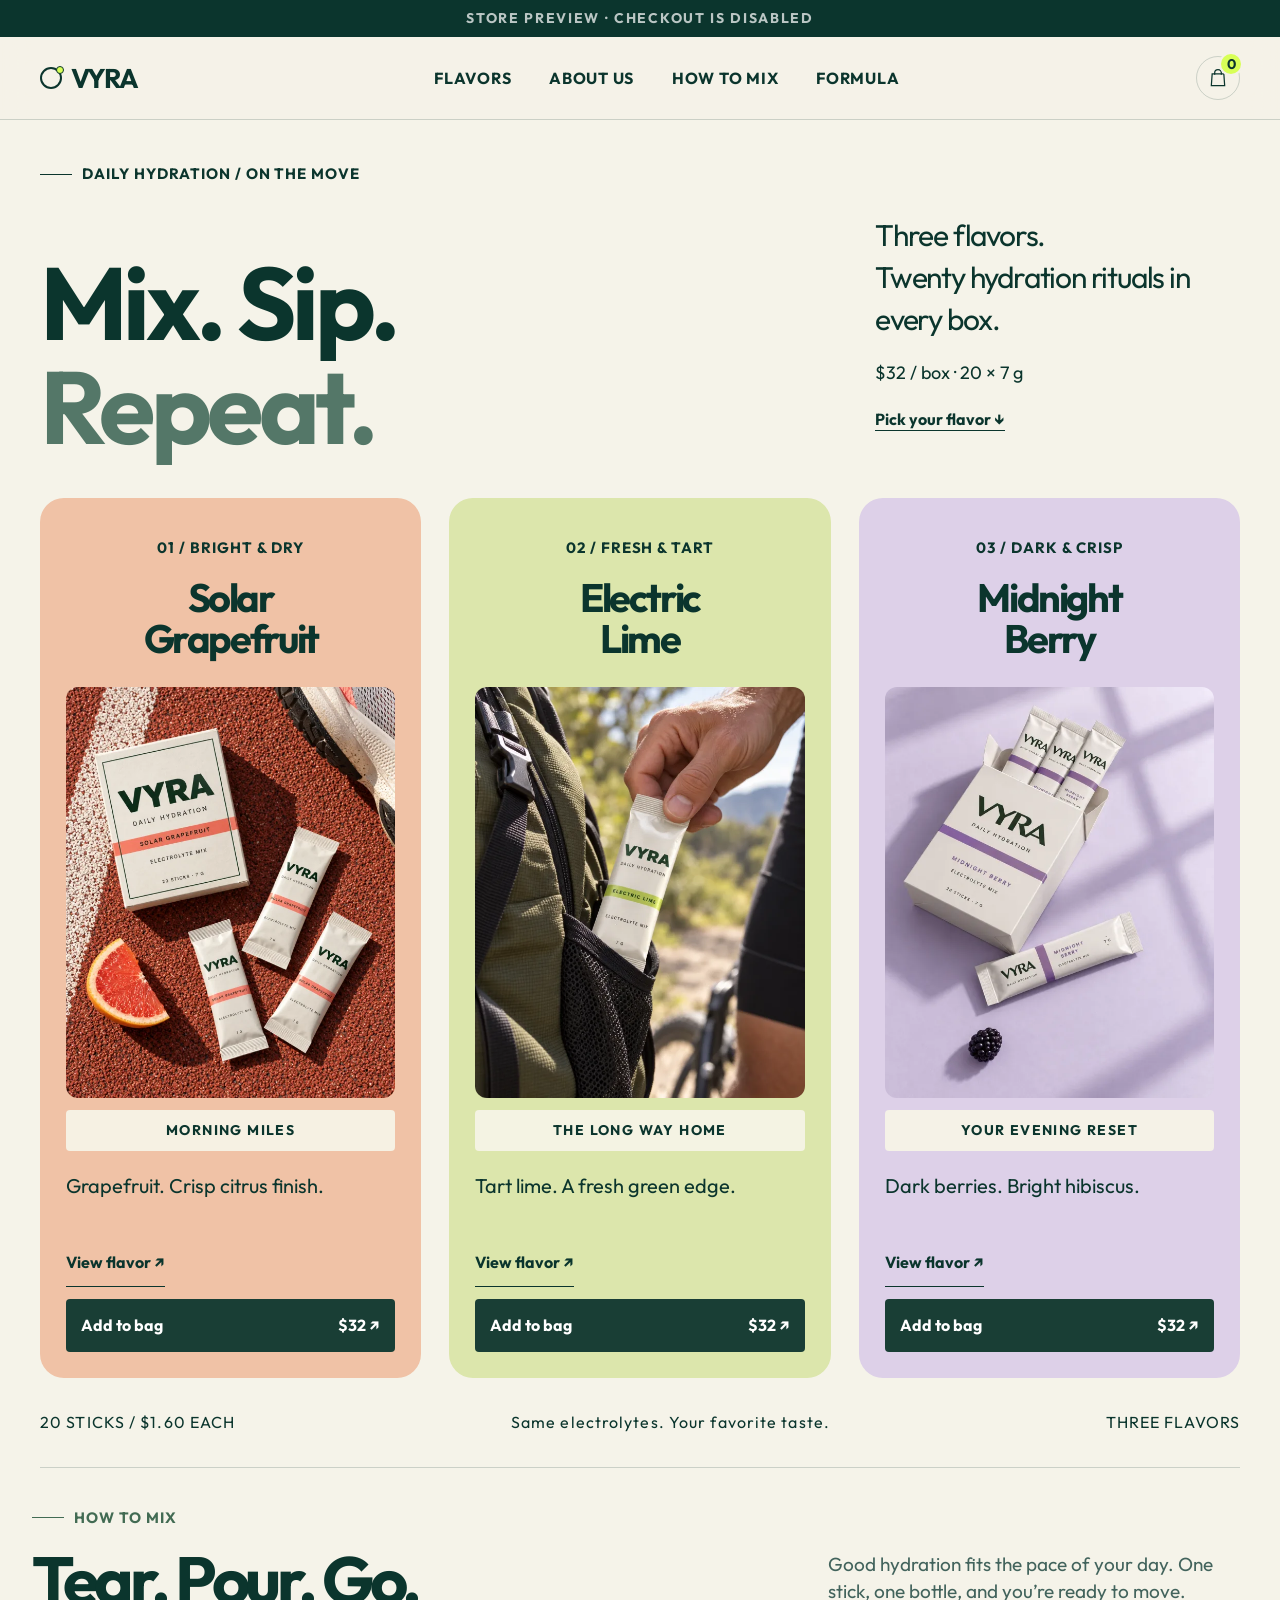
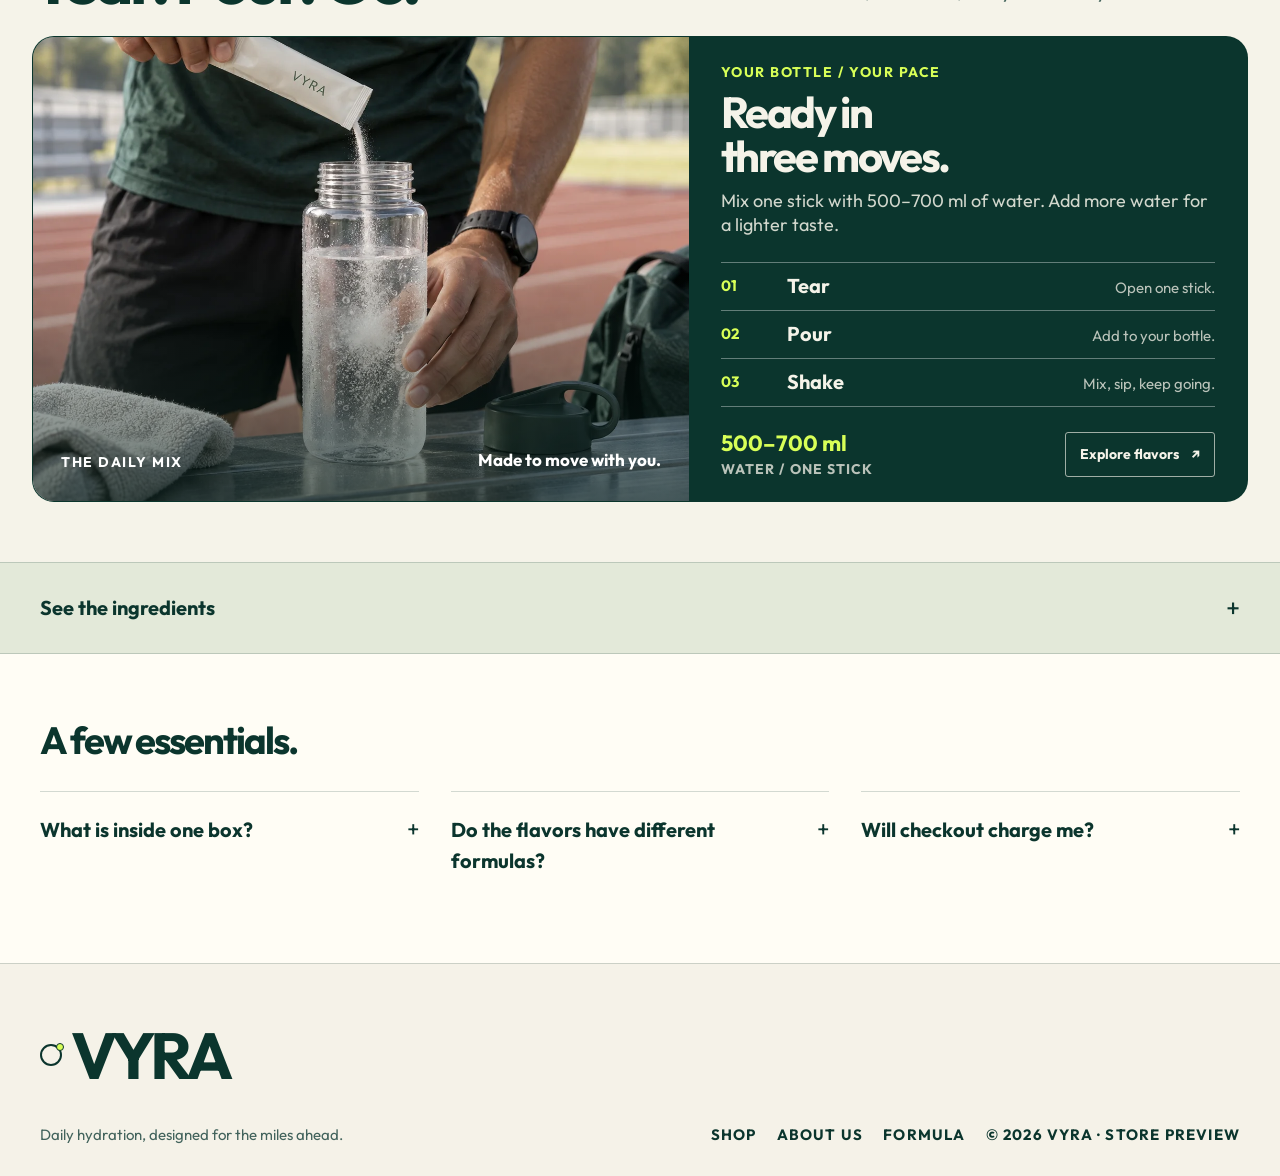
<file: index.html>
<!doctype html>
<html lang="en">
<head>
<meta charset="utf-8">
<meta name="viewport" content="width=device-width,initial-scale=1">
<meta name="theme-color" content="#0b352d">
<meta name="description" content="Explore VYRA daily hydration: three electrolyte flavors, twenty sticks per box, and a simple mix-and-go ritual.">
<title>VYRA — Daily Hydration</title>
<style>
:root{--ink:#0b352d;--muted:#42635c;--ivory:#f5f2e8;--paper:#fffdf5;--aqua:#75dce4;--coral:#ff705e;--acid:#d8ff57;--accent:#ff705e;--soft:#ffc2a6;--line:rgba(11,53,45,.18);--wrap:min(1180px,calc(100vw - 40px));--ease:cubic-bezier(.2,.8,.2,1)}
*{box-sizing:border-box}html{scroll-behavior:smooth;scroll-padding-top:82px}body{margin:0;color:var(--ink);background:var(--ivory);font:16px/1.5 Inter,ui-sans-serif,system-ui,-apple-system,"Segoe UI",sans-serif;overflow-x:hidden}body.locked{overflow:hidden}button{font:inherit;color:inherit}button,a{-webkit-tap-highlight-color:transparent}a{color:inherit;text-decoration:none}img,svg{display:block;max-width:100%}:focus-visible{outline:3px solid var(--aqua);outline-offset:3px}.wrap{width:var(--wrap);margin:auto}.skip{position:fixed;z-index:200;top:8px;left:8px;padding:10px 14px;background:var(--paper);transform:translateY(-160%)}.skip:focus{transform:none}
.demo{padding:6px 16px;color:#ffffffb8;background:var(--ink);font-size:.62rem;font-weight:800;letter-spacing:.12em;text-align:center;text-transform:uppercase}.header{position:sticky;z-index:50;top:0;border-bottom:1px solid var(--line);background:#f5f2e8eb;backdrop-filter:blur(14px)}.nav{min-height:66px;display:flex;align-items:center;justify-content:space-between;gap:24px}.brand{display:inline-flex;align-items:center;gap:9px;font-weight:950;font-size:1.3rem;letter-spacing:-.06em}.mark{width:22px;height:22px;border:2px solid;border-radius:50%;position:relative}.mark:after{content:"";position:absolute;width:6px;height:6px;right:-4px;top:-3px;border:1px solid var(--ink);border-radius:50%;background:var(--acid)}.navlinks{display:flex;gap:28px;font-size:.7rem;font-weight:850;letter-spacing:.1em;text-transform:uppercase}.tools{display:flex;gap:8px}.icon{position:relative;width:42px;height:42px;display:grid;place-items:center;border:1px solid var(--line);border-radius:50%;background:transparent;cursor:pointer}.icon:hover{background:var(--paper)}.count{position:absolute;top:-5px;right:-4px;min-width:19px;height:19px;display:grid;place-items:center;border:2px solid var(--ivory);border-radius:50%;background:var(--acid);font-size:.61rem;font-weight:900}.menubtn{display:none}
.btn{min-height:48px;display:inline-flex;align-items:center;justify-content:center;gap:11px;padding:13px 19px;border:1px solid var(--ink);border-radius:1px;color:var(--ivory);background:var(--ink);font-weight:850;font-size:.77rem;letter-spacing:.035em;cursor:pointer;transition:transform .2s var(--ease)}.btn:hover{transform:translateY(-2px)}.btn.accent{border-color:var(--accent);color:var(--ink);background:var(--accent)}.btn.ghost{color:var(--ink);background:transparent}.btn:disabled{opacity:.45;cursor:not-allowed;transform:none}.kicker{display:flex;align-items:center;gap:10px;margin-bottom:16px;font-size:.65rem;font-weight:900;letter-spacing:.15em;text-transform:uppercase}.kicker:before{content:"";width:32px;height:1px;background:currentColor}h1,h2,h3,p{margin-top:0}h1,h2,h3{line-height:.96;letter-spacing:-.055em}h1{margin-bottom:20px;font-size:clamp(3rem,6.2vw,6.4rem)}h2{margin-bottom:18px;font-size:clamp(2.3rem,4.6vw,4.8rem)}h3{font-size:1.3rem}
.hero{position:relative;min-height:calc(100svh - 94px);display:grid;align-items:center;padding:34px 0 42px;overflow:hidden}.hero:before{content:"";position:absolute;z-index:-1;width:36vw;height:36vw;min-width:360px;min-height:360px;left:-17vw;top:5%;border:1px solid var(--line);border-radius:50%;box-shadow:0 0 0 74px #75dce414,0 0 0 148px #d8ff5710}.hero-grid{display:grid;grid-template-columns:minmax(0,.93fr) minmax(390px,.78fr);align-items:center;gap:clamp(38px,7vw,100px)}.hero-copy h1 em{color:var(--accent);font-style:normal;transition:color .3s}.hero-copy>p{max-width:580px;margin-bottom:26px;color:var(--muted);font-size:clamp(1rem,1.45vw,1.18rem)}.hero-actions{display:flex;flex-wrap:wrap;gap:10px;margin-bottom:29px}.selector{display:grid;grid-template-columns:repeat(3,minmax(0,1fr));border-block:1px solid var(--line)}.flavor{position:relative;min-height:72px;display:flex;align-items:center;gap:9px;padding:11px 8px;border:0;border-right:1px solid var(--line);background:transparent;text-align:left;cursor:pointer}.flavor:last-child{border:0}.flavor:after{content:"";position:absolute;height:4px;right:8px;bottom:-2px;left:8px;background:var(--swatch);transform:scaleX(0);transform-origin:left;transition:transform .25s}.flavor[aria-pressed=true]:after{transform:scaleX(1)}.swatch{flex:none;width:12px;height:28px;border-radius:99px;background:var(--swatch)}.flavor strong{display:block;font-size:.69rem;line-height:1.15}.flavor small{display:block;margin-top:4px;color:var(--muted);font-size:.58rem;text-transform:uppercase}
.product{position:relative;margin:0;padding:0 0 20px 20px}.product:before{content:"";position:absolute;inset:30px -34px 0 62px;background:var(--accent);transition:background .3s}.frame{position:relative;overflow:hidden;aspect-ratio:4/4.75;border:1px solid #0b352d3d;background:var(--aqua)}.frame img{width:100%;height:100%;object-fit:cover;transition:opacity .18s,transform .5s}.frame.changing img{opacity:.3;transform:scale(1.025)}.tag{position:absolute;z-index:2;padding:8px 10px;border:1px solid var(--line);background:#fffdf5e8;backdrop-filter:blur(8px);font-size:.58rem;font-weight:900;letter-spacing:.11em;text-transform:uppercase}.tag.top{top:14px;left:14px}.tag.bottom{right:14px;bottom:14px}.chip{position:absolute;z-index:3;right:-30px;top:40%;width:104px;padding:14px;color:var(--ivory);background:var(--ink)}.chip span{display:block;color:var(--aqua);font-size:.53rem;font-weight:850;letter-spacing:.12em;text-transform:uppercase}.chip strong{display:block;margin-top:5px}
.ribbon{border-block:1px solid var(--line);background:var(--paper)}.data-grid{display:grid;grid-template-columns:1.25fr repeat(3,.55fr)}.route,.datum{min-height:118px;padding:20px 24px;border-right:1px solid var(--line)}.datum:last-child{border:0}.label{display:block;margin-bottom:12px;color:var(--muted);font-size:.6rem;font-weight:850;letter-spacing:.12em;text-transform:uppercase}.value{font-size:clamp(1.6rem,3vw,2.6rem);font-weight:900;line-height:1;letter-spacing:-.06em}.value small{font-size:.7rem;letter-spacing:.02em}.route{position:relative;overflow:hidden}.route svg{position:absolute;right:18px;bottom:14px;width:58%;height:70px}.path{fill:none;stroke:var(--accent);stroke-width:3;stroke-linecap:round;stroke-dasharray:5 8}.dot{fill:var(--acid);stroke:var(--ink);stroke-width:2}
.section{padding:112px 0}.intro{display:grid;grid-template-columns:1.2fr .72fr;align-items:end;gap:50px;margin-bottom:58px}.intro p{max-width:470px;margin:0 0 3px auto;color:var(--muted)}.sequence{border-top:1px solid var(--ink)}.step{display:grid;grid-template-columns:90px 1fr 1fr;align-items:center;min-height:132px;border-bottom:1px solid var(--line)}.step>span{color:var(--accent);font-size:.7rem;font-weight:900;letter-spacing:.12em}.step h3{margin:0;font-size:clamp(1.75rem,3vw,3rem);text-transform:uppercase}.step p{max-width:460px;margin:0;color:var(--muted)}
.mix{color:var(--ivory);background:var(--ink)}.mix .intro p{color:#ffffffa8}.mix-layout{display:grid;grid-template-columns:1fr .9fr;border:1px solid #ffffff2e}.mix-visual{position:relative;min-height:480px;display:grid;place-items:center;overflow:hidden;background:linear-gradient(145deg,#75dce428,transparent 52%)}.bottle{position:relative;width:154px;height:338px;border:2px solid #ffffffc7;border-radius:32px 32px 42px 42px;transform:rotate(-3deg)}.bottle:before{content:"";position:absolute;width:76px;height:26px;left:37px;top:-27px;border:2px solid #ffffffc7;border-bottom:0;border-radius:9px 9px 0 0}.water{position:absolute;right:8px;bottom:8px;left:8px;height:62%;border-radius:22px 22px 34px 34px;background:linear-gradient(to top,var(--aqua),var(--accent));opacity:.8;animation:pulse 4s ease-in-out infinite}.water:before{content:"";position:absolute;width:180%;height:45px;left:-42%;top:-20px;border-radius:48%;background:var(--aqua);animation:swirl 3.5s ease-in-out infinite}.ring{position:absolute;width:330px;height:330px;border:1px solid #ffffff2e;border-radius:50%;animation:orbit 12s linear infinite}.ring:after{content:"";position:absolute;width:14px;height:14px;top:35px;right:51px;border-radius:50%;background:var(--acid);box-shadow:0 0 0 8px #d8ff5721}.mix-copy{display:flex;flex-direction:column;justify-content:space-between;padding:clamp(28px,5vw,64px);border-left:1px solid #ffffff2e}.mix-copy h3{margin:0;max-width:390px;font-size:clamp(2.2rem,4vw,4.1rem)}.mix-copy p{max-width:390px;color:#ffffffad}.meter{display:grid;grid-template-columns:repeat(3,1fr);gap:6px;margin-top:36px}.meter span{padding-top:11px;border-top:2px solid var(--accent);color:#ffffffb8;font-size:.58rem;font-weight:850;letter-spacing:.1em;text-transform:uppercase}@keyframes swirl{50%{transform:translateX(8%) rotate(4deg)}}@keyframes pulse{50%{height:65%}}@keyframes orbit{to{transform:rotate(360deg)}}
.formula{background:var(--paper)}.formula-layout{display:grid;grid-template-columns:.72fr 1.28fr;border-block:1px solid var(--ink)}.formula-lead{padding:42px 48px 42px 0;border-right:1px solid var(--line)}.big{margin-bottom:28px;color:var(--accent);font-size:clamp(5rem,10vw,9rem);font-weight:950;line-height:.76;letter-spacing:-.09em}.formula-lead p{max-width:340px;color:var(--muted)}dl{margin:0}.nutrient{min-height:91px;display:grid;grid-template-columns:1fr auto;align-items:center;gap:20px;padding:16px 0 16px 42px;border-bottom:1px solid var(--line)}.nutrient:last-child{border:0}.nutrient dt{font-weight:850}.nutrient dd{margin:0;font-size:clamp(1.7rem,3vw,2.8rem);font-weight:900;letter-spacing:-.06em}.nutrient small{color:var(--muted);font-size:.63rem;letter-spacing:.02em;text-transform:uppercase}
.loadout{padding-bottom:130px}.load-shell{display:grid;grid-template-columns:1fr 1fr;border:1px solid var(--ink);background:var(--paper)}.load-media{position:relative;min-height:590px;overflow:hidden;border-right:1px solid var(--ink);background:var(--aqua)}.load-media img{width:100%;height:100%;object-fit:cover}.stamp{position:absolute;right:18px;bottom:18px;padding:10px 12px;color:var(--ivory);background:var(--ink);font-size:.6rem;font-weight:850;letter-spacing:.11em;text-transform:uppercase}.load-copy{display:flex;flex-direction:column;justify-content:space-between;padding:clamp(28px,5vw,62px)}.load-copy h2{max-width:520px}.load-copy>div>p{max-width:460px;color:var(--muted)}.packline{display:flex;justify-content:space-between;gap:20px;padding-block:20px;border-block:1px solid var(--line)}.packline span{color:var(--muted)}.buy{display:grid;grid-template-columns:1fr 1fr;gap:10px;margin-top:20px}.price{font-size:2.7rem;font-weight:900;line-height:1;letter-spacing:-.07em}.price small{display:block;margin-top:8px;color:var(--muted);font-size:.62rem;font-weight:700;letter-spacing:.05em}
.notes{padding:84px 0;color:var(--ivory);background:var(--ink)}.notes-grid{display:grid;grid-template-columns:1.1fr repeat(3,.6fr);gap:28px}.notes h2{max-width:450px;font-size:clamp(2.2rem,4vw,4rem)}.note{padding-left:20px;border-left:1px solid #ffffff33}.note span{display:block;margin-bottom:28px;color:var(--accent);font-size:.63rem;font-weight:900;letter-spacing:.13em;text-transform:uppercase}.note strong{display:block;margin-bottom:8px}.note p{margin:0;color:#ffffffa5;font-size:.8rem}footer{padding:38px 0 28px;border-top:1px solid var(--line)}.footer{display:flex;align-items:flex-end;justify-content:space-between;gap:30px}.footer p{max-width:570px;margin:14px 0 0;color:var(--muted);font-size:.73rem}.footer-links{display:flex;flex-wrap:wrap;justify-content:flex-end;gap:20px;font-size:.67rem;font-weight:850;letter-spacing:.08em;text-transform:uppercase}
.overlay{position:fixed;z-index:80;inset:0;opacity:0;visibility:hidden;background:#051a1691;transition:.25s}.overlay.open{opacity:1;visibility:visible}.cart{position:fixed;z-index:90;top:0;right:0;bottom:0;width:min(460px,100%);display:flex;flex-direction:column;background:var(--paper);box-shadow:-24px 0 70px #0003;transform:translateX(102%);transition:transform .35s var(--ease)}.cart.open{transform:none}.cart-head{min-height:78px;display:flex;align-items:center;justify-content:space-between;padding:18px 22px;border-bottom:1px solid var(--line)}.cart-head h2{margin:0;font-size:1.7rem}.cart-body{flex:1;padding:12px 22px;overflow:auto}.empty{padding:80px 20px;color:var(--muted);text-align:center}.empty b{width:60px;height:60px;margin:0 auto 20px;display:grid;place-items:center;border:1px solid var(--line);border-radius:50%;font-size:1.6rem}.cart-item{display:grid;grid-template-columns:70px 1fr auto;gap:13px;padding:18px 0;border-bottom:1px solid var(--line)}.thumb{width:70px;height:84px;object-fit:cover;border:1px solid var(--line)}.cart-item h3{margin:2px 0 5px;font-size:.93rem;letter-spacing:-.02em}.cart-item small{color:var(--muted);font-size:.66rem}.qty{display:flex;align-items:center;gap:9px;margin-top:10px}.qty button{width:27px;height:27px;border:1px solid var(--line);border-radius:50%;background:transparent;cursor:pointer}.qty .remove{width:auto;margin-left:3px;border:0;border-radius:0;color:#a13d30;font-size:.66rem;text-decoration:underline}.lineprice{font-weight:850;font-size:.8rem}.cart-foot{padding:19px 22px 24px;border-top:1px solid var(--line);background:var(--ivory)}.total{display:flex;justify-content:space-between;margin-bottom:5px;font-weight:900}.cart-foot small{display:block;margin-bottom:15px;color:var(--muted)}.cart-foot .btn{width:100%}.complete{min-height:100%;display:grid;align-content:center;padding:30px;text-align:center}.check{width:84px;height:84px;margin:0 auto 24px;display:grid;place-items:center;border-radius:50%;background:var(--acid);font-size:2rem}.complete h3{margin-bottom:14px;font-size:2rem}.complete p{color:var(--muted)}.toast{position:fixed;z-index:120;left:50%;bottom:22px;max-width:calc(100% - 32px);padding:12px 16px;color:var(--ivory);background:var(--ink);font-size:.76rem;font-weight:750;transform:translate(-50%,140%);transition:transform .3s}.toast.show{transform:translate(-50%,0)}
@media(max-width:900px){.navlinks{position:absolute;top:66px;right:20px;left:20px;display:none;padding:16px;border:1px solid var(--line);background:var(--paper);box-shadow:0 18px 45px #0b352d21}.navlinks.open{display:flex;flex-direction:column}.menubtn{display:grid}.hero{min-height:auto}.hero-grid{grid-template-columns:1fr 1fr;gap:28px}.chip{right:-8px}.intro{grid-template-columns:1fr;gap:8px}.intro p{margin-left:0}.mix-layout,.formula-layout,.load-shell{grid-template-columns:1fr}.mix-copy{border:0;border-top:1px solid #ffffff2e}.formula-lead{padding-right:0;border:0;border-bottom:1px solid var(--line)}.load-media{min-height:520px;border:0;border-bottom:1px solid var(--ink)}.notes-grid{grid-template-columns:1fr 1fr}.notes h2{grid-column:1/-1}}
@media(max-width:640px){:root{--wrap:min(100% - 28px,1180px)}.demo{padding-block:5px;font-size:.54rem}.nav{min-height:58px}.navlinks{top:58px}.hero{padding:12px 0 34px}.hero-grid{display:flex;flex-direction:column;align-items:stretch;gap:20px}.product{order:-1;width:min(82%,310px);margin:auto;padding:0 0 10px 10px}.product:before{inset:18px -15px 0 36px}.frame{aspect-ratio:4/3.95}.frame img{object-position:center 35%}.chip{right:-16px;top:30%;width:90px;padding:10px}.tag{padding:6px 7px;font-size:.47rem}.hero-copy{text-align:center}.hero-copy .kicker{justify-content:center;margin-bottom:10px}h1{margin-bottom:12px;font-size:clamp(2.65rem,14vw,4rem)}.hero-copy>p{margin:0 auto 16px;font-size:.88rem}.hero-actions{justify-content:center;margin-bottom:20px}.hero-actions .btn{flex:1;min-width:140px}.flavor{min-height:62px;justify-content:center;padding:8px 4px}.flavor small{display:none}.flavor strong{font-size:.59rem}.swatch{width:8px;height:22px}.data-grid{grid-template-columns:repeat(3,1fr)}.route{grid-column:1/-1;min-height:105px;border:0;border-bottom:1px solid var(--line)}.datum{min-height:86px;padding:15px 10px}.value{font-size:1.4rem}.label{margin-bottom:9px;font-size:.49rem}.section{padding:78px 0}.intro{margin-bottom:38px}.step{grid-template-columns:44px 1fr;padding:22px 0}.step p{grid-column:2;margin-top:8px;font-size:.82rem}.mix-visual{min-height:390px}.ring{width:280px;height:280px}.bottle{width:132px;height:292px}.bottle:before{left:27px}.mix-copy{min-height:380px}.formula-lead{padding-block:10px 34px}.big{margin-bottom:18px}.nutrient{min-height:78px;padding-left:0}.loadout{padding-bottom:86px}.load-media{min-height:410px}.buy{grid-template-columns:1fr}.notes-grid{grid-template-columns:1fr}.notes h2{grid-column:auto}.note{min-height:140px}.footer{align-items:flex-start;flex-direction:column}.footer-links{justify-content:flex-start}.cart-item{grid-template-columns:58px 1fr auto}.thumb{width:58px;height:72px}}
@media(prefers-reduced-motion:reduce){html{scroll-behavior:auto}*,*:before,*:after{animation-duration:.01ms!important;animation-iteration-count:1!important;transition-duration:.01ms!important}}
</style>
<link rel="stylesheet" href="premium.css">
<link rel="icon" href="data:,">
<link rel="stylesheet" href="commerce.css?v=2">
<link rel="stylesheet" href="identity.css?v=3">
<link rel="stylesheet" href="desktop-tune.css?v=20260922f">
<link rel="stylesheet" href="typography.css?v=20260923a">
<link rel="stylesheet" href="mix-refresh.css?v=20260923a"></head>
<body>
<a class="skip" href="#main">Skip to content</a>
<div class="demo">Store preview · Checkout is disabled</div>
<header class="header"><nav class="nav wrap" aria-label="Primary navigation"><a class="brand" href="#top" aria-label="VYRA home"><span class="mark" aria-hidden="true"></span>VYRA</a><div class="navlinks" id="navlinks"><a href="#shop">Flavors</a><a href="about.html">About us</a><a href="#mix">How to mix</a><a href="#ingredient-register">Formula</a></div><div class="tools"><button class="icon" id="cartOpen" type="button" aria-label="Open cart" aria-haspopup="dialog"><svg viewBox="0 0 24 24" width="20" height="20" fill="none" stroke="currentColor" stroke-width="1.5" aria-hidden="true"><path d="M5 7h14l1 14H4L5 7Z"/><path d="M8 8V6a4 4 0 0 1 8 0v2"/></svg><span class="count" id="count">0</span></button><button class="icon menubtn" id="menubtn" type="button" aria-label="Open menu" aria-expanded="false" aria-controls="navlinks">≡</button></div></nav></header>
<main id="main">
<section class="hero flavor-market" id="top" aria-labelledby="heroTitle"><div class="wrap"><div class="market-title"><div class="kicker">DAILY HYDRATION / ON THE MOVE</div><h1 id="heroTitle">Mix. Sip.<br><em>Repeat.</em></h1><div class="market-summary"><p>Three flavors.<br>Twenty hydration rituals in every box.</p><span>$32 / box · 20 × 7 g</span><a href="#shop">Pick your flavor ↓</a></div></div>
<div class="flavor-shelf" id="shop" aria-label="Shop the three VYRA flavors">
<article class="flavor-story solar"><div class="flavor-heading"><span>01 / BRIGHT &amp; DRY</span><h2><a href="product.html?flavor=solar">Solar<br>Grapefruit</a></h2></div><figure><a href="product.html?flavor=solar" aria-label="Explore Solar Grapefruit"><img src="assets/vyra-solar.webp" srcset="assets/vyra-solar-640.webp 640w, assets/vyra-solar.webp 1122w" sizes="(max-width:680px) calc(100vw - 76px), (max-width:1000px) calc((100vw - 92px) / 2), (max-width:1520px) calc((100vw - 292px) / 3), 410px" width="1122" height="1402" alt="Overhead view of Solar Grapefruit packaging and fanned sticks on a running track" fetchpriority="high" decoding="async"></a><figcaption>MORNING MILES</figcaption></figure><div class="flavor-purchase"><p>Grapefruit. Crisp citrus finish.</p><a class="flavor-detail" href="product.html?flavor=solar">View flavor ↗</a><button type="button" data-product="solar">Add to bag <span>$32 ↗</span></button></div></article>
<article class="flavor-story lime"><div class="flavor-heading"><span>02 / FRESH &amp; TART</span><h2><a href="product.html?flavor=lime">Electric<br>Lime</a></h2></div><figure><a href="product.html?flavor=lime" aria-label="Explore Electric Lime"><img src="assets/vyra-lime.webp" srcset="assets/vyra-lime-640.webp 640w, assets/vyra-lime.webp 1122w" sizes="(max-width:680px) calc(100vw - 76px), (max-width:1000px) calc((100vw - 92px) / 2), (max-width:1520px) calc((100vw - 292px) / 3), 410px" width="1122" height="1402" alt="A cyclist taking an Electric Lime hydration stick from a bag" fetchpriority="high" decoding="async"></a><figcaption>THE LONG WAY HOME</figcaption></figure><div class="flavor-purchase"><p>Tart lime. A fresh green edge.</p><a class="flavor-detail" href="product.html?flavor=lime">View flavor ↗</a><button type="button" data-product="lime">Add to bag <span>$32 ↗</span></button></div></article>
<article class="flavor-story berry"><div class="flavor-heading"><span>03 / DARK &amp; CRISP</span><h2><a href="product.html?flavor=berry">Midnight<br>Berry</a></h2></div><figure><a href="product.html?flavor=berry" aria-label="Explore Midnight Berry"><img src="assets/vyra-berry.webp" srcset="assets/vyra-berry-640.webp 640w, assets/vyra-berry.webp 1122w" sizes="(max-width:680px) calc(100vw - 76px), (max-width:1000px) calc((100vw - 92px) / 2), (max-width:1520px) calc((100vw - 292px) / 3), 410px" width="1122" height="1402" alt="Open Midnight Berry carton with individual violet-striped sticks" fetchpriority="high" decoding="async"></a><figcaption>YOUR EVENING RESET</figcaption></figure><div class="flavor-purchase"><p>Dark berries. Bright hibiscus.</p><a class="flavor-detail" href="product.html?flavor=berry">View flavor ↗</a><button type="button" data-product="berry">Add to bag <span>$32 ↗</span></button></div></article>
</div><div class="market-foot"><span>20 STICKS / $1.60 EACH</span><span>Same electrolytes. Your favorite taste.</span><span>THREE FLAVORS</span></div></div></section>
<section class="section mix mix-editorial" id="mix" aria-labelledby="mixTitle"><div class="wrap"><div class="intro"><div><div class="kicker">How to mix</div><h2 id="mixTitle">Tear. Pour. Go.</h2></div><p>Good hydration fits the pace of your day. One stick, one bottle, and you’re ready to move.</p></div><div class="mix-layout"><figure class="mix-visual"><img src="assets/mix.webp" srcset="assets/mix-640.webp 640w, assets/mix.webp 1254w" sizes="(max-width:680px) 100vw, (max-width:1000px) 50vw, 55vw" width="1254" height="1254" alt="An athlete pouring a VYRA electrolyte stick into a clear water bottle" loading="lazy"><figcaption><span>THE DAILY MIX</span><strong>Made to move with you.</strong></figcaption></figure><div class="mix-copy"><div class="mix-copy-head"><span class="mix-overline">YOUR BOTTLE / YOUR PACE</span><h3>Ready in<br>three moves.</h3><p>Mix one stick with 500–700 ml of water. Add more water for a lighter taste.</p></div><ol class="mix-steps"><li><span class="mix-step-no">01</span><div><strong>Tear</strong><span>Open one stick.</span></div></li><li><span class="mix-step-no">02</span><div><strong>Pour</strong><span>Add to your bottle.</span></div></li><li><span class="mix-step-no">03</span><div><strong>Shake</strong><span>Mix, sip, keep going.</span></div></li></ol><div class="mix-end"><span>500–700 ml <small>WATER / ONE STICK</small></span><a href="#shop">Explore flavors <span aria-hidden="true">↗</span></a></div></div></div></div></section>
<details class="technical" id="ingredient-register"><summary class="wrap">See the ingredients <span aria-hidden="true">+</span></summary><section class="section formula" id="formula" aria-labelledby="formulaTitle"><div class="wrap"><div class="intro"><div><div class="kicker">Formula / per stick</div><h2 id="formulaTitle">The numbers<br>stay visible.</h2></div><p>Four essential figures, presented without a maze of claims. One stick is designed to mix into 500–700 ml of water.</p></div><div class="formula-layout"><div class="formula-lead"><div class="big">01</div><h3>Daily hydration stick</h3><p>Illustrative electrolyte values for this store preview. Final formulation and labeling require review. Not a substitute for a varied diet or professional medical advice.</p></div><dl><div class="nutrient"><dt>Sodium</dt><dd>300 <small>mg</small></dd></div><div class="nutrient"><dt>Potassium</dt><dd>200 <small>mg</small></dd></div><div class="nutrient"><dt>Magnesium</dt><dd>60 <small>mg</small></dd></div><div class="nutrient"><dt>Vitamin C</dt><dd>80 <small>mg</small></dd></div></dl></div></div></section></details>


<section class="purchase-faq wrap" aria-labelledby="questions-title"><div><div class="kicker">Good to know</div><h2 id="questions-title">A few essentials.</h2></div><div><details><summary>What is inside one box?</summary><p>20 × 7 g sticks in one flavor. $32 per box, or $1.60 per stick.</p></details><details><summary>Do the flavors have different formulas?</summary><p>No. The declared electrolyte amounts are the same. Choose your favorite taste.</p></details><details><summary>Will checkout charge me?</summary><p>No. This demo collects no personal or payment details and creates no real order.</p></details></div></section></main>
<footer><div class="footer wrap"><div><a class="brand" href="#top"><span class="mark"></span>VYRA</a><p>Daily hydration, designed for the miles ahead.</p></div><div class="footer-links"><a href="#shop">Shop</a><a href="about.html">About us</a><a href="#ingredient-register">Formula</a><span>© 2026 VYRA · Store preview</span></div></div></footer>
<div class="overlay" id="overlay"></div><aside class="cart" id="cart" role="dialog" aria-modal="true" aria-labelledby="cartTitle" aria-hidden="true"><div class="cart-head"><h2 id="cartTitle">Your bag</h2><button class="icon" id="close" type="button" aria-label="Close cart">×</button></div><div class="cart-body" id="cartBody"></div><div class="cart-foot" id="cartFoot"><div class="total"><span>Demo total</span><span id="total">$0</span></div><small>No shipping, account, or payment details will be requested.</small><button class="btn accent" id="checkout" type="button">Complete demo checkout</button></div></aside><div class="toast" id="toast" role="status" aria-live="polite"></div>
<div class="mobile-purchase" aria-label="Quick purchase"><div><strong id="quick-name">Solar Grapefruit</strong><span>20 sticks · $32</span></div><button type="button" class="purchase-button" id="quick-add">Add to bag ↗</button></div>
<script src="cart.js?v=20260922b" defer></script>
<script src="app.js" defer></script>
</body>
</html>
</file>
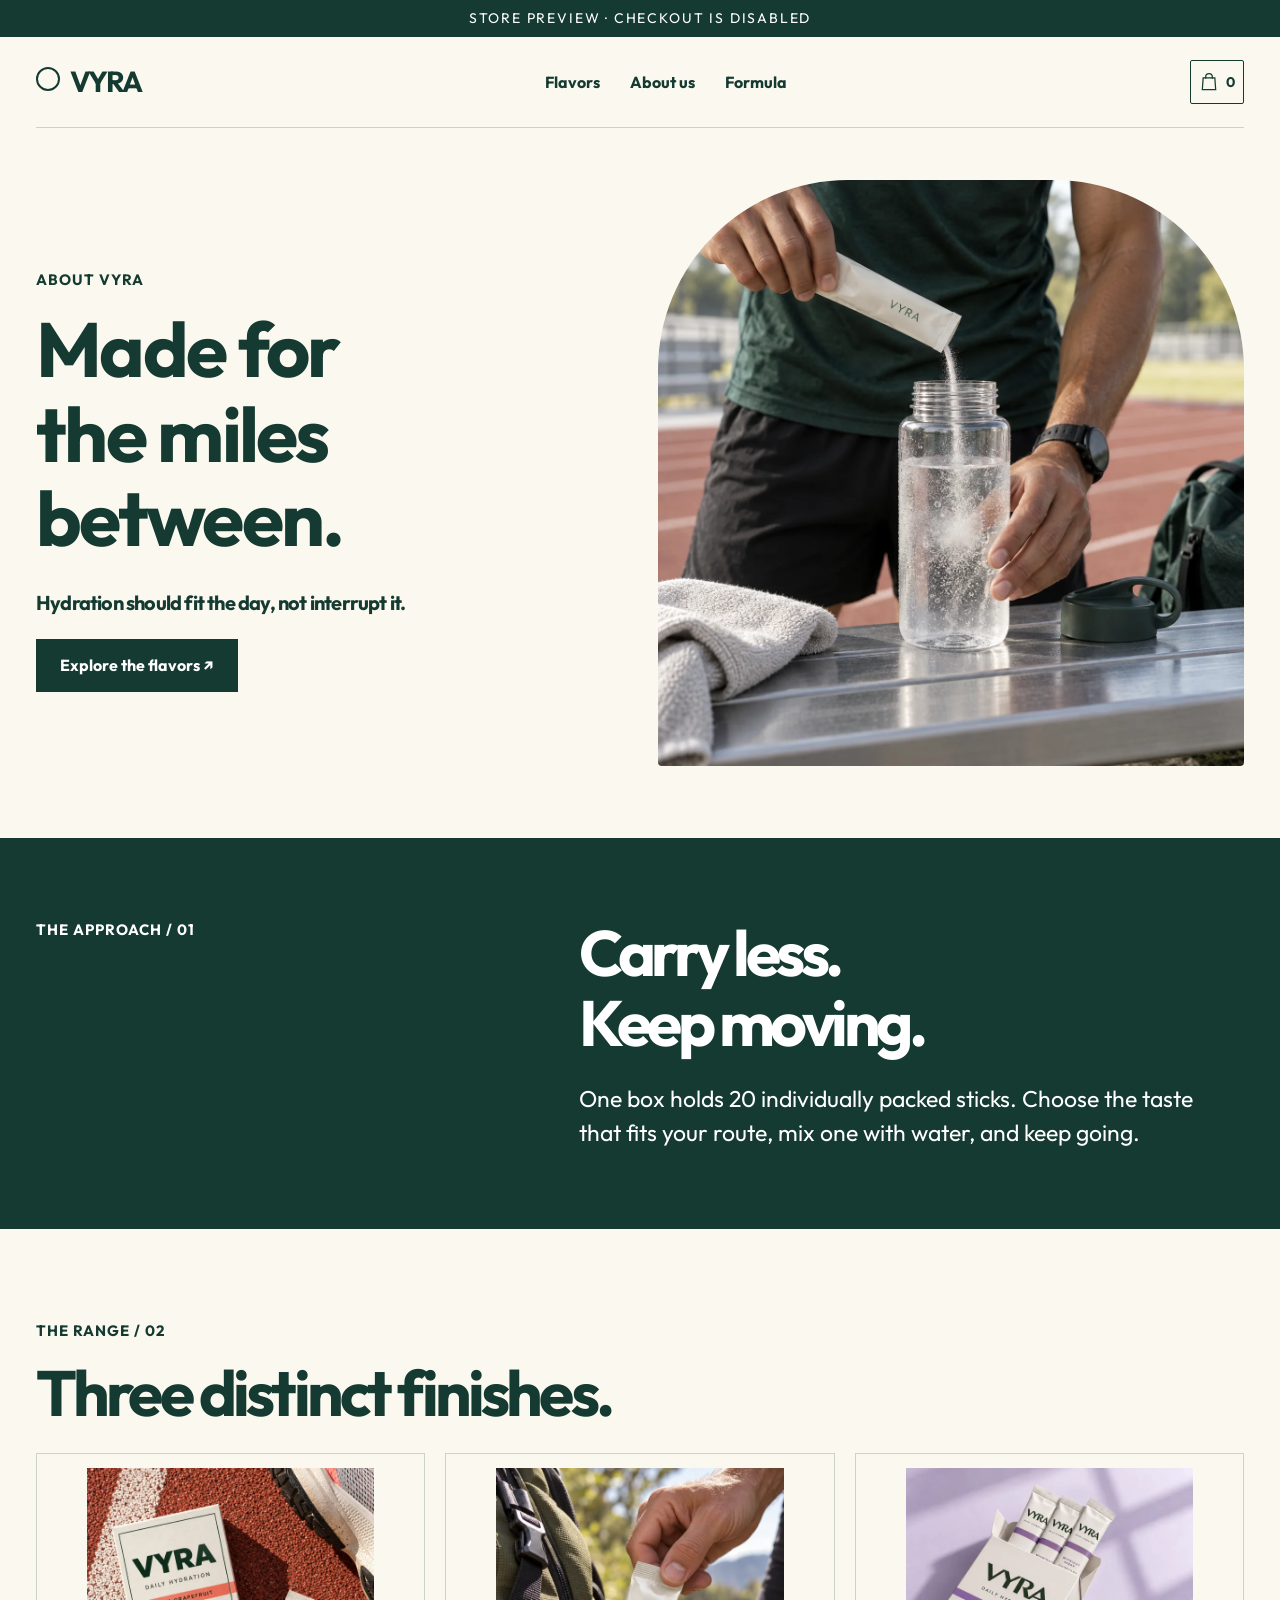
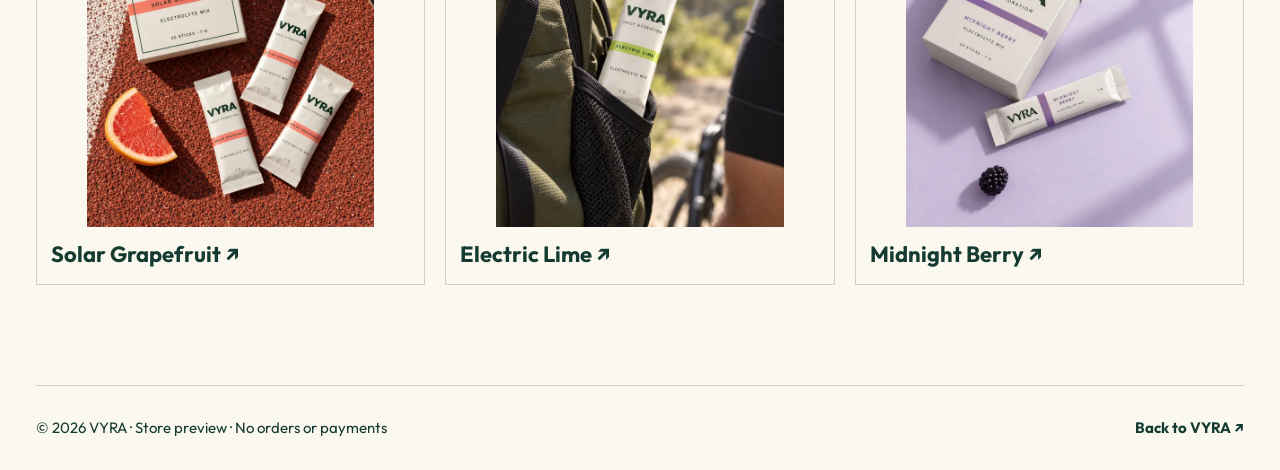
<file: about.html>
<!doctype html><html lang="en" data-brand="vyra"><head><meta charset="utf-8"><meta name="viewport" content="width=device-width,initial-scale=1"><meta name="theme-color" content="#143a31"><meta name="description" content="The VYRA approach to portable daily hydration."><title>About VYRA — Hydration on the move</title><link rel="icon" href="data:,"><link rel="stylesheet" href="detail.css?v=20260922g"><link rel="stylesheet" href="detail-commerce.css?v=20260922c"><link rel="stylesheet" href="typography.css?v=20260923a"></head><body>
<a class="skip" href="#main">Skip to content</a><div class="preview">Store preview · Checkout is disabled</div>
<header class="site-nav wrap"><a class="logo" href="index.html" aria-label="VYRA home">VYRA</a><nav aria-label="Primary navigation"><a href="index.html#shop">Flavors</a><a href="about.html" aria-current="page">About us</a><a href="index.html#ingredient-register">Formula</a></nav></header>
<main id="main"><section class="about-hero wrap"><div><p class="eyebrow">About VYRA</p><h1 class="display">Made for<br>the miles<br>between.</h1><p class="lead">Hydration should fit the day, not interrupt it.</p><a class="button" href="index.html#shop">Explore the flavors ↗</a></div><figure><img src="assets/mix.webp" width="1254" height="1254" alt="An athlete mixing a hydration stick into a water bottle"></figure></section>
<section class="about-band"><div class="wrap"><p class="eyebrow">The approach / 01</p><div><h2>Carry less.<br>Keep moving.</h2><p>One box holds 20 individually packed sticks. Choose the taste that fits your route, mix one with water, and keep going.</p></div></div></section>
<section class="about-end wrap"><p class="eyebrow">The range / 02</p><h2>Three distinct finishes.</h2><div class="related-grid"><a class="related-card" href="product.html?flavor=solar"><img src="assets/vyra-solar-640.webp" width="640" height="800" alt="Solar Grapefruit box"><span>Solar Grapefruit ↗</span></a><a class="related-card" href="product.html?flavor=lime"><img src="assets/vyra-lime-640.webp" width="640" height="800" alt="Electric Lime stick"><span>Electric Lime ↗</span></a><a class="related-card" href="product.html?flavor=berry"><img src="assets/vyra-berry-640.webp" width="640" height="800" alt="Midnight Berry box"><span>Midnight Berry ↗</span></a></div></section></main>
<footer class="footer wrap"><span>© 2026 VYRA · Store preview · No orders or payments</span><a href="index.html">Back to VYRA ↗</a></footer><script src="detail-commerce.js?v=20260922c" defer></script><script src="cart.js?v=20260922b" defer></script></body></html>
</file>
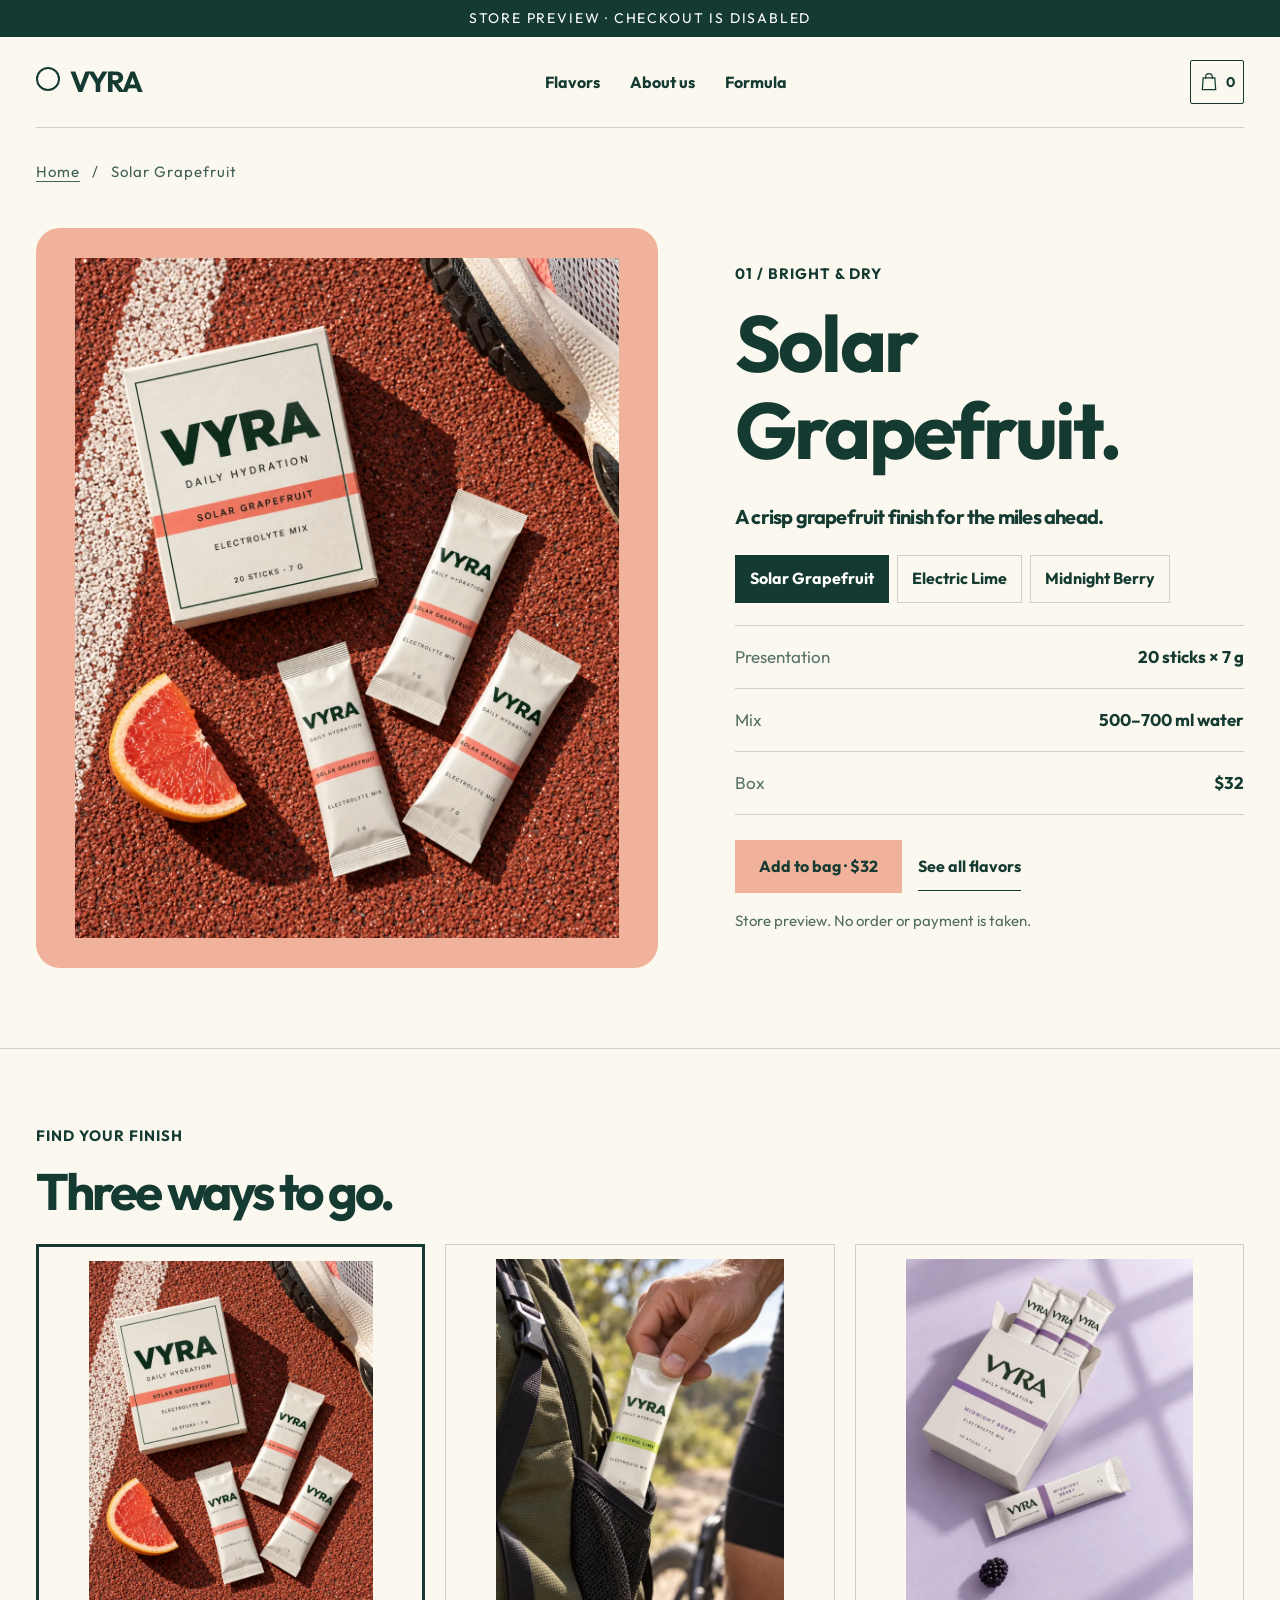
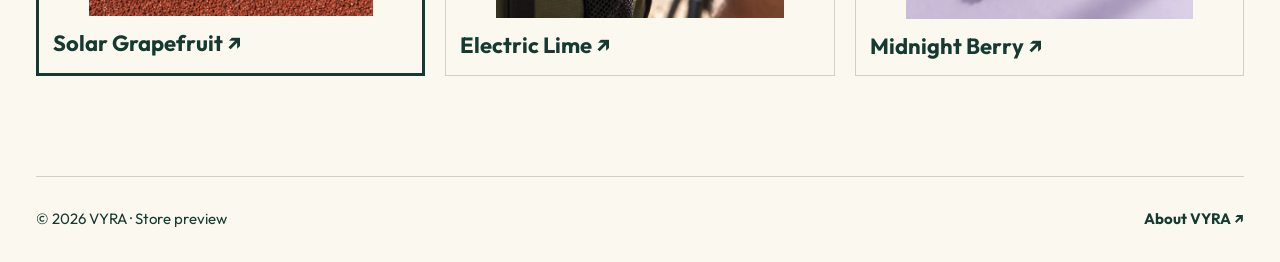
<file: product.html>
<!doctype html><html lang="en" data-brand="vyra"><head><meta charset="utf-8"><meta name="viewport" content="width=device-width,initial-scale=1"><meta name="theme-color" content="#143a31"><meta name="description" content="Explore VYRA's three distinct hydration flavors."><title>Solar Grapefruit — VYRA</title><link rel="icon" href="data:,"><link rel="stylesheet" href="detail.css?v=20260922g"><link rel="stylesheet" href="detail-commerce.css?v=20260922c"><link rel="stylesheet" href="typography.css?v=20260923a"></head><body>
<a class="skip" href="#main">Skip to content</a><div class="preview">Store preview · Checkout is disabled</div>
<header class="site-nav wrap"><a class="logo" href="index.html" aria-label="VYRA home">VYRA</a><nav aria-label="Primary navigation"><a href="index.html#shop">Flavors</a><a href="about.html">About us</a><a href="index.html#ingredient-register">Formula</a></nav></header>
<main id="main"><section class="product-hero wrap"><div class="product-image"><img id="product-image" src="assets/vyra-solar.webp" width="1122" height="1402" alt="Solar Grapefruit box and sticks on a running track"></div><div class="product-copy"><div class="eyebrow" id="product-tag">01 / Bright &amp; dry</div><h1 class="display" id="product-title">Solar<br>Grapefruit.</h1><p class="lead" id="product-lead">A crisp grapefruit finish for the miles ahead.</p><p class="intro" id="product-description">Citrus with a dry edge. One easy-to-carry stick mixes into your bottle, wherever the day takes you.</p><div class="fact-row"><span>Presentation</span><strong>20 sticks × 7 g</strong></div><div class="fact-row"><span>Mix</span><strong>500–700 ml water</strong></div><div class="fact-row"><span>Box</span><strong>$32</strong></div><a class="button alt" id="product-add" href="index.html?add=solar#shop">Add to bag · $32 ↗</a><a class="text-link" href="index.html#shop">See all flavors</a><small>Store preview. No order or payment is taken.</small></div></section>
<section class="related"><div class="wrap"><p class="eyebrow">Find your finish</p><h2>Three ways to go.</h2><div class="related-grid"><a class="related-card" href="product.html?flavor=solar" data-related="solar"><img src="assets/vyra-solar-640.webp" width="640" height="800" alt="Solar Grapefruit packaging"><span>Solar Grapefruit ↗</span></a><a class="related-card" href="product.html?flavor=lime" data-related="lime"><img src="assets/vyra-lime-640.webp" width="640" height="800" alt="Electric Lime stick"><span>Electric Lime ↗</span></a><a class="related-card" href="product.html?flavor=berry" data-related="berry"><img src="assets/vyra-berry-640.webp" width="640" height="800" alt="Midnight Berry box"><span>Midnight Berry ↗</span></a></div></div></section></main>
<footer class="footer wrap"><span>© 2026 VYRA · Store preview</span><a href="about.html">About VYRA ↗</a></footer><script src="detail-commerce.js?v=20260922c" defer></script><script src="cart.js?v=20260922b" defer></script><script src="product.js?v=20260922c" defer></script></body></html>
</file>
<file: premium.css>
/* Consistent controls, independent of each brand's art direction. */
button:disabled{opacity:.45;cursor:not-allowed;transform:none}
.cart[inert]{visibility:hidden}.cart:not([inert]){visibility:visible}
.cart-foot[hidden]{display:none!important}
.shop-line{display:grid;grid-template-columns:88px minmax(0,1fr);gap:16px;padding:22px 0;border-bottom:1px solid currentColor}
.shop-line>img{width:88px;height:88px;object-fit:cover;border-radius:3px}
.shop-line h3{font:600 15px/1.3 system-ui;margin:0 0 5px;letter-spacing:0}
.shop-line p{font:12px/1.5 system-ui;opacity:.75;margin:0 0 6px}
.shop-line strong{font:600 14px/1.4 system-ui}
.shop-quantity{display:flex;align-items:center;gap:8px;margin-top:12px}
.shop-quantity button{min-width:36px;min-height:36px;border:1px solid currentColor;background:none;font:14px system-ui;cursor:pointer}
.shop-quantity output{min-width:20px;text-align:center}
.shop-quantity .shop-remove{border:0;margin-left:auto;text-decoration:underline;font-size:12px}
.shop-empty{padding:50px 10px;text-align:center;line-height:1.8}
.demo-complete{padding:50px 12px;text-align:center}
.demo-complete>span{font:50px/1.5 system-ui}
.demo-complete h3{font-size:30px}
.demo-complete p{font-size:15px;line-height:1.6}
.demo-return{padding:14px 20px;background:none;border:1px solid currentColor;cursor:pointer}
.cart-head button{min-width:44px;min-height:44px}
.cart-foot small,.cart-note{font-size:12px;line-height:1.5}
.toast{pointer-events:none}

/* VYRA — tactile sports equipment and a measured daily ritual. */
:root{--wrap:min(1280px,calc(100% - 48px));--accent-ink:#a44830}
.hero{min-height:0;padding:58px 0 62px}
.hero-grid{grid-template-columns:1fr 1.04fr;gap:56px}
.hero:before{display:none}
.hero-copy h1{font-size:clamp(50px,5.6vw,80px);line-height:1.01;letter-spacing:-.06em}
.hero-copy h1 em{color:var(--accent-ink);font-size:.82em}
.hero-copy>p{font-size:17px;line-height:1.75;max-width:470px}
.kicker{font-size:10px;letter-spacing:.14em}
.product{padding:0}.product:before{display:none}
.frame{aspect-ratio:1;border:0;background:var(--soft)}
.frame img{object-fit:cover;object-position:center}
.chip{position:static;width:auto;padding:13px 17px;display:flex;justify-content:space-between;align-items:center;background:var(--ink);margin:0}
.chip span{font-size:10px;letter-spacing:.13em;color:#d6e8df}.chip strong{font-size:13px;margin:0;color:var(--accent)}
.tag.top{font-size:9px;padding:9px 12px}.tag.bottom{display:none}
.btn{font-size:12px;min-height:48px}.hero-actions .btn{padding:13px 16px}
.selector{margin-top:24px}.flavor{padding:16px 8px;min-height:80px}
.flavor strong{font-size:11px;line-height:1.4}.flavor small{font-size:9px}
.swatch{height:30px;width:6px;border-radius:0}
.flavor[aria-pressed=true]{background:#ffffff66}
.flavor[data-flavor=berry]{--swatch:#9c7db1!important}
.ribbon{background:var(--ink);color:var(--ivory)}.ribbon .label{color:#bdd1c9}.route,.datum{border-color:#ffffff26}
.route svg{opacity:.65;width:45%}.label{font-size:10px}.value{font-size:34px}
.section{padding:86px 0}.intro{margin-bottom:45px}.intro h2{font-size:clamp(42px,4.8vw,66px);line-height:1.03}
.intro p{font-size:15px;line-height:1.8}.step>span{color:var(--accent-ink)}.step p{font-size:14px;line-height:1.8}
.mix-layout{grid-template-columns:1fr 1fr}.mix-visual{min-height:0;background:none}
.mix-visual>img{width:100%;height:100%;aspect-ratio:1;object-fit:cover}
.mix-copy{gap:35px}.mix-copy h3{font-size:clamp(36px,4vw,57px);line-height:1.06}.mix-copy p{line-height:1.8;font-size:15px}
.meter span{font-size:10px}
.big{color:var(--accent-ink)}.formula-lead{padding:35px 42px 35px 0}.formula-lead p{font-size:14px;line-height:1.8}
.load-shell{border-color:var(--line)}.load-media{min-height:0;aspect-ratio:1;border-color:var(--line);align-self:center}
.load-media img{height:100%;object-fit:cover}
.load-copy{padding:35px;gap:30px}.load-copy h2{font-size:clamp(38px,4.6vw,62px);line-height:1.02}
.load-copy>div>p{font-size:15px;line-height:1.8}
.load-flavors{display:flex;gap:6px;margin-bottom:20px;flex-wrap:wrap}
.load-flavors button{min-height:42px;padding:9px 14px;border:1px solid var(--line);background:none;cursor:pointer;font-size:12px}
.load-flavors button[aria-pressed=true]{background:var(--ink);color:var(--paper);border-color:var(--ink)}
.packline{font-size:13px}.buy{grid-template-columns:.6fr 1.4fr;align-items:center;gap:20px}
.price{font-size:38px}.price small{line-height:1.5;font-size:10px}.buy .btn{font-size:11px;padding:12px}
.note p{line-height:1.8}.note span{color:var(--accent)}.demo{font-size:9px}
:focus-visible{outline-color:var(--accent-ink)}.mix :focus-visible,.notes :focus-visible{outline-color:var(--aqua)}
@media(max-width:900px){
.hero-grid{gap:26px;grid-template-columns:1fr 1fr}.hero-copy h1{font-size:48px}
.hero-copy>p{font-size:14px}.selector{grid-template-columns:1fr}.flavor{min-height:43px;border-right:0;border-bottom:1px solid var(--line)}
.flavor small{display:none}.flavor:after{height:2px}.mix-layout,.load-shell{grid-template-columns:1fr 1fr}
.mix-copy{padding:25px}.mix-copy h3{font-size:38px}.load-copy{padding:25px}.load-copy h2{font-size:38px}
.buy{grid-template-columns:1fr}.data-grid .value{font-size:27px}.route svg{width:40%}
}
@media(max-width:640px){
:root{--wrap:calc(100% - 28px)}
.hero{padding:28px 0 35px}.hero-grid{display:flex;flex-direction:column;gap:26px}
.hero-copy{text-align:left}.hero-copy .kicker{justify-content:flex-start;font-size:9px}
.hero-copy h1{font-size:50px;line-height:1.02;margin-bottom:16px}.hero-copy h1 em{font-size:.81em}
.hero-copy>p{font-size:14px;line-height:1.7;margin-bottom:20px}.hero-actions{justify-content:flex-start;gap:8px;margin-bottom:18px}
.hero-actions .btn{min-width:0;font-size:11px;min-height:48px;padding:11px 12px}
.product{order:0;width:100%;max-width:none;padding:0;margin:0}
.selector{grid-template-columns:repeat(3,1fr);margin-top:18px}.flavor{min-height:64px;justify-content:flex-start;padding:9px 5px;gap:7px}
.flavor strong{font-size:10px}.flavor small{display:none}.swatch{width:4px;height:27px}.chip{padding:12px 15px}
.data-grid{grid-template-columns:repeat(3,1fr)}.route{min-height:96px}.datum{padding:18px 10px}.route svg{width:48%}
.ribbon .label{font-size:9px}.data-grid .value{font-size:26px}
.section{padding:60px 0}.intro h2{font-size:44px}.intro{margin-bottom:28px}
.step{grid-template-columns:35px 1fr}.step h3{font-size:30px}
.mix-layout,.load-shell{grid-template-columns:1fr}.mix-visual{min-height:0}.mix-copy{padding:30px;min-height:0}
.mix-copy h3{font-size:42px}.mix-copy p{font-size:14px}.formula-lead{padding:30px 0}.nutrient{padding-left:0}
.load-media{min-height:0;aspect-ratio:1}.load-copy{padding:25px;gap:25px}.load-copy h2{font-size:43px}
.buy{grid-template-columns:.7fr 1.3fr;gap:12px}.buy .btn{font-size:10px}
.notes{padding:55px 0}.note{min-height:0;padding-bottom:20px}.note span{margin-bottom:15px}
}
@media(prefers-reduced-motion:reduce){*{scroll-behavior:auto!important;animation:none!important;transition:none!important}}
</file>
<file: commerce.css>
/* Commerce layer: clear product decisions, factual pricing and keyboard-safe CTAs. */
.technical{border-top:1px solid var(--line);border-bottom:1px solid var(--line);scroll-margin-top:90px}
.technical>summary{list-style:none;display:flex;align-items:center;justify-content:space-between;gap:20px;padding-top:25px;padding-bottom:25px;font:600 15px/1.5 system-ui;cursor:pointer}
.technical>summary::-webkit-details-marker{display:none}.technical>summary>span{font-size:26px;font-weight:400}.technical[open]>summary>span{transform:rotate(45deg)}
.technical>section{margin:0}.technical:not([open])>section{display:none}.technical>summary::after{display:none}
.purchase-meta{display:flex;gap:18px;align-items:center;margin:22px 0}
.purchase-meta>strong{font:700 34px/1.1 system-ui;letter-spacing:-.05em}
.purchase-meta>span{font:600 13px/1.5 system-ui}
.purchase-meta small{display:block;font:400 11px/1.6 system-ui;opacity:.75;margin-top:3px}
.collection{padding:84px 0}
.collection-head{display:flex;justify-content:space-between;align-items:end;gap:50px;margin-bottom:36px}
.collection-head h2{margin:0;font-size:54px;line-height:1;letter-spacing:-.045em}
.collection-head>p{max-width:390px;font-size:15px;line-height:1.8;margin:0}
.product-grid{display:grid;grid-template-columns:repeat(3,minmax(0,1fr));gap:22px}
.product-card{min-width:0;overflow:hidden;border:1px solid var(--line)}
.product-card>img{width:100%;height:auto;aspect-ratio:1;display:block;object-fit:cover}
.card-body{padding:25px}.card-kicker{font:600 10px/1.5 system-ui;text-transform:uppercase;letter-spacing:.13em}
.card-body h3{margin:10px 0;font-size:29px;line-height:1.12;letter-spacing:-.04em}
.card-body>p{font-size:14px;line-height:1.7;min-height:48px;margin:0 0 22px;opacity:.8}
.card-price{display:flex;justify-content:space-between;align-items:center;gap:8px;margin-bottom:18px}
.card-price>strong{font:700 25px/1 system-ui;letter-spacing:-.04em}.card-price>span{font:12px/1.4 system-ui;opacity:.8}
.purchase-button{display:flex;width:100%;align-items:center;justify-content:space-between;gap:12px;min-height:50px;padding:14px 18px;border:1px solid currentColor;font:650 12px/1.4 system-ui;text-align:left;cursor:pointer;transition:background .18s,transform .18s}
.purchase-button:hover{transform:translateY(-2px)}.purchase-button:focus-visible{outline:3px solid currentColor;outline-offset:4px}
.purchase-disclaimer{font:11px/1.7 system-ui;text-align:center;opacity:.65;margin:23px 0 0}
.purchase-faq{display:grid;grid-template-columns:1fr 1.25fr;gap:70px;padding-top:80px;padding-bottom:90px}
.purchase-faq h2{font-size:52px;line-height:1.03;letter-spacing:-.045em;margin:20px 0}
.purchase-faq details{border-bottom:1px solid var(--line)}
.purchase-faq summary{font:600 15px/1.5 system-ui;cursor:pointer;list-style:none;padding:22px 32px 22px 0;position:relative}
.purchase-faq summary::-webkit-details-marker{display:none}
.purchase-faq summary::after{content:"+";position:absolute;right:0;top:19px;font-size:23px;font-weight:400}
.purchase-faq details[open] summary::after{content:"−"}
.purchase-faq details p{font:14px/1.8 system-ui;margin:0 30px 24px 0;opacity:.8}
.purchase-faq a{text-decoration:underline}
.closing-offer{padding:80px 0;text-align:center}
.closing-offer h2{font-size:58px;line-height:1.05;letter-spacing:-.045em;margin:16px 0 30px}
.mobile-purchase{display:none}
@media(max-width:900px){.collection-head{gap:24px}.collection-head h2{font-size:43px}.collection-head>p{max-width:310px;font-size:14px}.product-grid{gap:12px}.card-body{padding:16px}.card-body h3{font-size:24px}.card-body>p{font-size:13px;min-height:66px}.card-price{flex-wrap:wrap}.purchase-button{font-size:11px;padding:12px}.purchase-faq{gap:30px}}
@media(max-width:640px){
.collection{padding:52px 0}.collection-head{display:block;margin-bottom:25px}.collection-head h2{font-size:42px}.collection-head>p{margin-top:18px;max-width:none}
.product-grid{grid-template-columns:1fr;gap:26px}.card-body{padding:22px}.card-body h3{font-size:30px}.card-body>p{min-height:0;font-size:14px;margin-bottom:20px}.card-price{flex-wrap:nowrap}.purchase-button{font-size:13px}
.purchase-meta{margin:18px 0}.purchase-meta>strong{font-size:29px}
.purchase-faq{grid-template-columns:1fr;gap:12px;padding-top:52px;padding-bottom:52px}.purchase-faq h2{font-size:44px}
.closing-offer{padding:60px 0}.closing-offer h2{font-size:42px}
.mobile-purchase{display:flex;position:fixed;bottom:0;left:0;right:0;z-index:45;padding:12px 14px max(12px,env(safe-area-inset-bottom));align-items:center;justify-content:space-between;gap:12px;border-top:1px solid var(--line);box-shadow:0 -5px 25px #0000000c;transform:translateY(120%);visibility:hidden;transition:transform .2s,visibility .2s}
.mobile-purchase.is-visible{transform:none;visibility:visible}.mobile-purchase>div{min-width:0}.mobile-purchase strong{display:block;font:600 13px/1.4 system-ui}.mobile-purchase span{display:block;font:10px/1.4 system-ui;opacity:.7;margin-top:2px}.mobile-purchase .purchase-button{width:auto;min-width:124px;flex:none;font-size:12px}
footer{padding-bottom:95px!important}.toast{bottom:95px!important}
}
@media(prefers-reduced-motion:reduce){.purchase-button,.mobile-purchase{transition:none!important}}

.hero{padding:45px 0 54px}.hero-grid{gap:55px}.hero-copy h1{font-size:clamp(62px,6.4vw,88px);line-height:.99}.hero-copy h1 em{font-size:.62em;margin-top:12px}.hero-copy>p{font-size:16px}.purchase-meta{margin:20px 0;padding-top:18px;border-top:1px solid var(--line)}.purchase-meta>strong{color:var(--ink)}.selector{margin-top:20px}.flavor{min-height:66px}
.collection{background:#e8ecdf;border-top:1px solid var(--line);border-bottom:1px solid var(--line)}.collection-head h2{font-size:55px;font-weight:750}.product-card{border:0;background:var(--paper);border-radius:5px}.product-card:nth-child(1){--card-accent:#f1b29b}.product-card:nth-child(2){--card-accent:#d8ee88}.product-card:nth-child(3){--card-accent:#d6c1e5}.product-card .purchase-button{background:var(--card-accent);color:var(--ink);border-color:transparent}.product-card .purchase-button:hover{background:var(--ink);color:var(--paper)}.card-body h3{font-size:27px}.ribbon{border:0}.section{padding:70px 0}.sequence{display:grid;grid-template-columns:repeat(4,minmax(0,1fr));gap:24px}.sequence .step{display:block;padding:25px 0}.sequence .step>span{display:block;margin-bottom:18px}.sequence .step h3{font-size:25px;margin:0 0 14px}.sequence .step p{font-size:13px}.closing-offer{background:var(--ink);color:var(--paper)}.closing-offer .kicker{justify-content:center;color:#c3d9d0}.closing-offer .btn{background:var(--accent);color:var(--ink)}.mobile-purchase{background:var(--paper);color:var(--ink)}.mobile-purchase .purchase-button{background:var(--accent);color:var(--ink);border:0}.purchase-faq{background:var(--paper)}
@media(max-width:900px){.hero-grid{gap:28px}.hero-copy h1{font-size:62px}.card-body h3{font-size:25px}.collection-head h2{font-size:43px}.sequence{grid-template-columns:repeat(2,minmax(0,1fr))}}
@media(max-width:640px){.hero{padding:28px 0 35px}.hero-copy h1{font-size:60px}.hero-copy h1 em{font-size:.62em}.hero-copy>p{font-size:14px}.hero-actions .btn{font-size:11px}.collection-head h2{font-size:42px}.card-body h3{font-size:31px}.sequence{gap:20px}.sequence .step h3{font-size:23px}.sequence .step p{font-size:13px}.section{padding:55px 0}}
</file>
<file: identity.css>
/* VYRA: a colorful open-air flavor market, not a split hero. */
:root{--wrap:min(1320px,calc(100% - 64px))}.flavor-market.hero{padding:55px 0 0;background:#f5f3e9}.market-title{display:grid;grid-template-columns:1fr 1fr;align-items:end;column-gap:40px;margin-bottom:45px}.market-title>.kicker{grid-column:1/-1;margin-bottom:25px}.market-title h1{font:760 clamp(88px,10.2vw,150px)/.83 system-ui;letter-spacing:-.09em;margin:0}.market-title h1 em{font-style:normal;color:#547768}.market-summary{justify-self:end;max-width:290px;padding-bottom:4px}.market-summary p{font:500 23px/1.3 system-ui;letter-spacing:-.04em;margin:0 0 18px}.market-summary>span{font:12px/1.6 system-ui}.market-summary>a{display:block;margin-top:20px;font:650 12px system-ui;text-decoration:underline;text-underline-offset:5px}
.flavor-shelf{display:grid;grid-template-columns:1fr 1fr 1fr;gap:22px;align-items:start;scroll-margin-top:110px}.flavor-story{min-width:0;--flavor-bg:#f0c2a6;background:var(--flavor-bg);padding:25px 22px 22px;border-radius:110px 110px 4px 4px}.flavor-story.lime{--flavor-bg:#dce6ac;margin-top:65px;border-radius:4px}.flavor-story.berry{--flavor-bg:#ddd0e8;margin-top:25px;border-radius:4px 4px 110px 4px}.flavor-heading{padding:20px 0 22px;text-align:center}.flavor-heading>span{font:600 8px/1.5 system-ui;letter-spacing:.13em}.flavor-heading h2{font:700 clamp(30px,3.5vw,49px)/.96 system-ui;letter-spacing:-.06em;margin:16px 0 0}.flavor-story figure{margin:0;position:relative}.flavor-story figure>img{display:block;width:100%;height:auto;aspect-ratio:4/5;object-fit:cover;border-radius:2px}.flavor-story figcaption{position:absolute;bottom:15px;left:12px;right:12px;font:650 8px/1.5 system-ui;letter-spacing:.1em;color:var(--ink);background:#f7f5e8ed;padding:9px;text-align:center}.flavor-purchase>p{font:12px/1.6 system-ui;margin:20px 0 15px}.flavor-purchase>button{display:flex;justify-content:space-between;align-items:center;width:100%;min-height:52px;border:0;background:#193e35;color:#fff;padding:15px;font:600 12px system-ui;cursor:pointer}.flavor-purchase>button:hover{background:#2e5d4a}.flavor-purchase>button span{font-size:14px}.berry .flavor-purchase{padding-bottom:25px;padding-right:15px}.market-foot{display:flex;justify-content:space-between;gap:20px;padding:32px 0;font:10px/1.6 system-ui;border-bottom:1px solid var(--line);letter-spacing:.06em}
.mix.section{background:#f5f3e9;color:var(--ink);padding:75px 0}.mix>.wrap{display:grid;grid-template-columns:.7fr 1.3fr;gap:50px;align-items:center}.mix .intro{display:block;margin:0}.mix .intro h2{font-size:clamp(48px,5.2vw,72px);letter-spacing:-.07em}.mix .kicker{color:#426b53}.mix-layout{display:grid;grid-template-columns:.65fr 1fr;align-items:center;gap:28px;border:0}.mix-visual{border-radius:50%;overflow:hidden;width:100%;aspect-ratio:1}.mix-visual>img{aspect-ratio:1;object-fit:cover}.mix-copy{padding:0;background:none;color:inherit;display:block;min-height:0}.mix-copy>div:first-child{display:none}.mix-copy p{font:15px/1.7 system-ui;color:var(--ink);margin:0 0 20px}.meter{border-color:#254a3640}.meter span{color:var(--ink);font-size:9px}
.technical{background:#e3e9d9}.technical>summary{font-size:13px}.purchase-faq{display:block;padding-top:65px;padding-bottom:65px}.purchase-faq>div:first-child{display:flex;align-items:center;justify-content:space-between;gap:25px}.purchase-faq h2{font:700 38px/1.05 system-ui;letter-spacing:-.055em;margin:0 0 28px}.purchase-faq .kicker{display:none}.purchase-faq>div:last-child{display:grid;grid-template-columns:repeat(3,1fr);gap:32px}.purchase-faq details{border-top:1px solid var(--line);border-bottom:0}.purchase-faq summary{font-size:13px}.purchase-faq details p{font-size:12px;margin-right:0}.footer .brand{font-size:65px}.footer{align-items:end}.footer-links{font-size:11px}
@media(max-width:1000px){:root{--wrap:calc(100% - 40px)}.flavor-shelf{gap:14px}.flavor-story{padding:18px 14px;border-radius:75px 75px 3px 3px}.flavor-heading h2{font-size:34px}.flavor-purchase>button{padding:13px 10px;font-size:10px}.flavor-purchase>button span{font-size:12px}.flavor-purchase>p{font-size:11px}.mix>.wrap{gap:30px}.mix-layout{gap:18px}.mix-copy p{font-size:13px}.market-title h1{font-size:108px}}
@media(max-width:680px){:root{--wrap:calc(100% - 28px)}.flavor-market.hero{padding:30px 0 0}.market-title{grid-template-columns:1fr;gap:22px;margin-bottom:32px}.market-title>.kicker{font-size:8px;margin:0}.market-title h1{font-size:clamp(78px,22vw,122px);line-height:.86}.market-summary{justify-self:stretch;display:grid;grid-template-columns:1fr auto;max-width:none;gap:12px;align-items:center}.market-summary p{font-size:16px;margin:0}.market-summary>span{font-size:10px}.market-summary>a{margin-top:0;font-size:11px;grid-column:1/-1}.flavor-shelf{display:block}.flavor-story{padding:24px;margin-bottom:25px;border-radius:90px 90px 4px 4px}.flavor-story.lime,.flavor-story.berry{margin-top:0}.flavor-story.berry{border-radius:4px 4px 85px 4px}.flavor-heading{padding:8px 0 22px}.flavor-heading h2{font-size:45px;margin-top:13px}.flavor-heading>span{font-size:9px}.flavor-story figure>img{aspect-ratio:1}.flavor-purchase>p{font-size:13px}.flavor-purchase>button{font-size:13px;padding:16px}.flavor-purchase>button span{font-size:15px}.market-foot{font-size:8px;flex-wrap:wrap;gap:10px;padding:8px 0 25px}.market-foot>span:nth-child(2){order:3;width:100%;font-size:11px}.mix.section{padding:45px 0}.mix>.wrap{grid-template-columns:1fr;gap:25px}.mix .intro h2{font-size:49px}.mix-layout{grid-template-columns:.8fr 1fr;gap:20px}.mix-copy p{font-size:12px}.meter{gap:4px}.meter span{font-size:8px}.purchase-faq{padding-top:45px;padding-bottom:45px}.purchase-faq h2{font-size:33px}.purchase-faq>div:last-child{grid-template-columns:1fr;gap:0}.purchase-faq details{border-bottom:1px solid var(--line);border-top:0}.footer .brand{font-size:47px}.footer-links{flex-wrap:wrap}}
/* Inactive cart overlays must not intercept fast subsequent taps. */
.overlay{pointer-events:none}.overlay.open{pointer-events:auto}
.toast{opacity:0;visibility:hidden;transform:translate(-50%,140%)}
.toast.show{opacity:1;visibility:visible;transform:translate(-50%,0)}
/* Keep the large display lettering open and legible. */
.market-title h1{letter-spacing:-.065em}.mix .intro h2{letter-spacing:-.05em}
</file>
<file: desktop-tune.css>
/* More legible, full-width desktop rhythm. Mobile keeps its own composition. */
/* Links must not break the image sizing contract. Preserve the complete photo. */
.flavor-story figure>a{display:block}
.flavor-story figure img{display:block;width:100%;height:auto;aspect-ratio:auto;object-fit:contain;border-radius:2px}
.flavor-story figcaption{position:static;margin-top:10px}
@media (min-width:1001px){
  :root{--wrap:min(1440px,calc(100% - 80px))}
  .nav{min-height:82px}
  .nav .brand{font-size:27px}
  .navlinks{gap:38px;font-size:14px;letter-spacing:.045em}
  .demo{font-size:11px;padding:8px 16px}
  .flavor-market.hero{padding-top:65px}
  .market-title{margin-bottom:55px}
  .market-title>.kicker{font-size:13px;margin-bottom:28px}
  .market-summary{max-width:365px}
  .market-summary p{font-size:28px}
  .market-summary>span,.market-summary>a{font-size:16px}
  .flavor-shelf{gap:28px}
  .flavor-story{padding:30px 28px 28px}
  .flavor-heading>span{font-size:12px}
  .flavor-heading h2{font-size:clamp(39px,3.4vw,58px)}
  .flavor-story figcaption{font-size:11px}
  .flavor-purchase>p{font-size:16px;min-height:26px}
  .flavor-purchase>button{font-size:16px;min-height:58px}
  .flavor-purchase>button span{font-size:17px}
  .market-foot{font-size:13px}
  .mix-copy p{font-size:18px}
  .technical>summary,.purchase-faq summary{font-size:16px}
  .purchase-faq details p{font-size:15px}
  .footer-links{font-size:14px}
}
.flavor-heading h2 a:hover,.flavor-heading h2 a:focus-visible{opacity:.72}
.flavor-detail{display:inline-flex;align-items:center;min-height:40px;margin:0 0 12px;border-bottom:1px solid currentColor;font-size:13px;font-weight:750}
.flavor-detail:hover{text-decoration:none;opacity:.7}
@media(max-width:680px){.flavor-detail{font-size:14px}}
/* Visibility and inertness change immediately so keyboard focus can enter. */
.cart{transition-property:transform}
/* The FAQ background spans the viewport; only its content follows the wrap. */
.purchase-faq.wrap{width:100%;padding-inline:calc((100% - var(--wrap))/2)}
/* Reading-size copy and uncropped preparation photography at every breakpoint. */
.flavor-market.hero{overflow:visible}
.market-title h1{line-height:1.02}
.market-summary p{text-wrap:balance}
.mix.section{padding:80px 0}
.mix>.wrap{grid-template-columns:minmax(0,1fr);gap:32px}
.mix .intro h2{line-height:1.12;margin-bottom:0}
.mix .kicker{font-size:13px}
.mix-layout{grid-template-columns:minmax(0,.85fr) minmax(0,1.15fr);gap:clamp(32px,6vw,88px)}
.mix-visual{border-radius:20px;aspect-ratio:auto;max-width:440px;min-height:0;overflow:visible}
.mix-visual>img{width:100%;height:auto;aspect-ratio:auto;object-fit:contain;border-radius:20px}
.mix-copy{border:0;min-width:0}
.mix-copy p{font-size:22px;line-height:1.65;max-width:560px}
.meter{gap:20px;margin-top:32px}
.meter span{font-size:14px;line-height:1.6;letter-spacing:.04em;padding-top:16px}
.technical>summary,.purchase-faq summary{font-size:18px;line-height:1.55}
.purchase-faq details p{font-size:17px;line-height:1.75}
.purchase-faq h2{line-height:1.15}
.flavor-story figcaption{font-size:12px;line-height:1.6}
@media(max-width:1000px){.mix-copy p{font-size:19px}.meter{gap:12px}.meter span{font-size:12px}.purchase-faq>div:last-child{grid-template-columns:1fr;gap:0}}
@media(max-width:680px){.mix.section{padding:48px 0}.mix-layout{grid-template-columns:1fr;gap:26px}.mix-visual{max-width:360px;margin:auto}.mix-copy p{font-size:17px}.meter span{font-size:13px}.technical>summary,.purchase-faq summary{font-size:16px}.purchase-faq details p{font-size:16px}}
/* A single visual rhythm for the three flavors, without staggered cards. */
.flavor-shelf{align-items:stretch}
.flavor-story,.flavor-story.lime,.flavor-story.berry{margin-top:0;border-radius:24px;padding:26px;display:flex;flex-direction:column}
.flavor-heading{padding:8px 0 22px}
.flavor-heading h2{font-size:clamp(30px,3.1vw,48px);line-height:1.02;min-height:2.04em}
.flavor-story figure>a{aspect-ratio:4/5;overflow:hidden;border-radius:12px}
.flavor-story figure img{width:100%;height:100%;aspect-ratio:4/5;object-fit:contain}
.flavor-story figcaption{margin-top:12px;border-radius:4px}
.flavor-purchase,.berry .flavor-purchase{padding:0;margin-top:auto}
.flavor-purchase>p{min-height:3.2em;margin:18px 0 6px}
.flavor-purchase>button{border-radius:4px}
@media(min-width:1001px){.flavor-market.hero{padding-top:42px}.market-title{margin-bottom:38px}.market-title h1{font-size:clamp(88px,8vw,122px)}}
@media(min-width:681px) and (max-width:1000px){.flavor-story,.flavor-story.lime,.flavor-story.berry{padding:16px}.flavor-heading h2{font-size:clamp(26px,3.5vw,35px)}.flavor-heading>span{font-size:8px}.flavor-purchase>button{font-size:12px}.flavor-purchase>p{font-size:12px}}
@media(max-width:680px){.flavor-story,.flavor-story.lime,.flavor-story.berry{padding:24px;border-radius:24px}.flavor-heading h2{font-size:42px;min-height:0}.flavor-purchase>p{min-height:0}.flavor-story figure>a{aspect-ratio:4/5}}
</file>
<file: typography.css>
@font-face{font-family:VyraText;src:url('assets/fonts/outfit.ttf') format('truetype');font-weight:400;font-display:swap}
@font-face{font-family:VyraText;src:url('assets/fonts/outfit-bold.ttf') format('truetype');font-weight:600 950;font-display:swap}
:root{--brand-body:VyraText,sans-serif;--brand-display:VyraText,sans-serif}

/* Explicit small-copy floors override legacy component specificity. */
body .kicker,body .eyebrow,body .label{font-size:15px!important;line-height:1.6;letter-spacing:.065em}
body .mobile-about,body .demo,body .preview,body figcaption,body .footer-col b,body .footer-col p,body .mobile-purchase span,body .mobile-purchase strong{font-size:14px!important;line-height:1.5}
body .campaign .hero-safety,body .purchase-meta>span,body .purchase-meta small,body .signature-copy dt,body .signature-copy dd,body .market-foot span,body .pack-title>p,body .signal-options span,body .signal-options small{font-size:16px!important;line-height:1.55}
body .signal-options .option-action,body .pack i,body .close{font-size:14px!important}
body .pack i{min-width:44px;min-height:44px}
@media(max-width:780px){body .kicker,body .eyebrow,body .label{font-size:14px!important;letter-spacing:.035em}body .signal-options span,body .signal-options small{font-size:14px!important}}
/* Comfortable targets and legible counts across all page types. */
.detail-bag{font-size:14px}
.shop-quantity{flex-wrap:wrap;gap:6px}
.shop-quantity button{min-width:44px;min-height:44px}
.detail-header nav a,.detail-header .navlinks a,.navlinks>a,.nav-links>a,.nav .links>a{display:inline-flex;align-items:center;min-height:44px}
/* One type system per brand across home, About, product and bag. */
body{font-size:18px;line-height:1.65}
body,body *{font-family:var(--brand-body)!important}
h1,h2,h3,.display,.display *,h1 *,h2 *,h3 *{font-family:var(--brand-display)!important}
p,.lead,.intro p,.product-copy .intro,.mix-copy p,.step p,.companion p,.signature-copy>p,.editorial-intro>p,.flavor-purchase>p,.signal-buy>p{font-size:20px;line-height:1.65}
.kicker,.eyebrow,.label,.edition-tag,.companion .edition-tag,.flavor-heading>span,.market-foot,.campaign-caption,.signal-photo figcaption,.morning-panorama figcaption,.pack small,.pack>span,.pack-note,.detail-crumb{font-size:15px;line-height:1.6;letter-spacing:.065em}
.navlinks,.nav-links,.nav .links,.site-nav nav,.detail-header nav,.detail-header .navlinks,.bag-button,.cart-trigger{font-size:16px!important}
.button,.btn,.purchase-button,.flavor-purchase>button,.edition-link,.edition-detail,.flavor-detail,.detail-options a,.text-link,.market-summary>a,.editorial-intro .button,.campaign .button,.signal-buy .button{font-size:16px!important;line-height:1.45;min-height:48px}
.technical>summary,.faq summary,.purchase-faq summary{font-size:20px;line-height:1.55}
.faq p,.purchase-faq details p{font-size:18px;line-height:1.75}
.footer,.footer-links,.footer-col a,.footer-bottom,footer p,.footer p,.product-copy small,.caution,.hero-safety,.signal-buy .hero-safety{font-size:15px;line-height:1.65}
.shop-line p,.shop-line small,.cart-foot small,.cart-note,.cart-foot p,.shop-quantity .shop-remove{font-size:14px}
.shop-line h3{font-size:19px;line-height:1.35}
.detail-options a{padding:10px 14px}
.related-card{font-size:22px;line-height:1.4}
@media(max-width:780px){
 body{font-size:17px}
 p,.lead,.intro p,.product-copy .intro,.mix-copy p,.step p,.companion p,.signature-copy>p,.editorial-intro>p,.flavor-purchase>p,.signal-buy>p{font-size:17px;line-height:1.65}
 .kicker,.eyebrow,.label,.edition-tag,.companion .edition-tag,.flavor-heading>span,.market-foot,.campaign-caption,.signal-photo figcaption,.morning-panorama figcaption,.pack small,.pack>span,.pack-note,.detail-crumb{font-size:14px;letter-spacing:.035em}
 .navlinks,.nav-links,.nav .links,.site-nav nav,.detail-header nav,.detail-header .navlinks,.bag-button,.cart-trigger{font-size:14px!important}
 .button,.btn,.purchase-button,.flavor-purchase>button,.edition-link,.edition-detail,.flavor-detail,.detail-options a,.text-link,.market-summary>a,.editorial-intro .button,.campaign .button,.signal-buy .button{font-size:15px!important}
 .technical>summary,.faq summary,.purchase-faq summary{font-size:18px}
 .faq p,.purchase-faq details p{font-size:17px}
 .related-card{font-size:16px}
 .related-grid{grid-template-columns:1fr}
 .related-card{display:flex;align-items:center;gap:18px;padding:12px}
 .related-card img{width:96px;height:112px;object-fit:contain;flex:none;margin:0}
}
.icon{min-width:44px;min-height:44px}
.count{font-size:14px;min-width:24px;height:24px;padding-inline:4px;line-height:1}
.flavor-purchase>button span{font-size:16px}
.market-title h1{font-weight:700;letter-spacing:-.045em;line-height:1.02}
h2,h3,.display{letter-spacing:-.035em;line-height:1.1}
.mix-copy p{font-size:26px;line-height:1.6}
.meter span{font-size:18px;letter-spacing:.02em;line-height:1.5}
.market-summary p{font-size:30px;line-height:1.4}
.market-summary>span{font-size:18px}
.market-foot{font-size:17px}
.flavor-heading>span,.flavor-story figcaption{font-size:15px}
.flavor-heading h2{min-height:2.2em}
@media(max-width:1000px) and (min-width:681px){.flavor-shelf{grid-template-columns:1fr}.flavor-story{display:grid;grid-template-columns:1fr 1fr;gap:20px}.flavor-heading{grid-column:1/-1}.flavor-purchase{align-self:center}.flavor-heading h2{min-height:0}}
@media(max-width:680px){.market-title h1{font-size:clamp(66px,20vw,100px)}.market-summary{grid-template-columns:1fr}.market-summary p{font-size:23px}.market-summary>span{font-size:17px}.market-foot{font-size:14px}.mix-copy p{font-size:21px}.meter{grid-template-columns:1fr;gap:16px}.meter span{font-size:18px}.flavor-heading h2{min-height:0}.detail-options a{font-size:14px!important;padding:10px 6px}.flavor-heading>span,.flavor-story figcaption{font-size:14px}}
</file>
<file: mix-refresh.css>
/* VYRA preparation story: one clear visual and an easy-to-scan protocol. */
.mix-editorial.section{padding:clamp(72px,7vw,112px) 0;background:#f5f3e9;color:var(--ink)}
.mix-editorial>.wrap{display:block}
.mix-editorial .intro{display:grid;grid-template-columns:minmax(0,1fr) minmax(260px,420px);align-items:end;gap:40px;margin:0 0 40px}
.mix-editorial .intro h2{max-width:none;margin:0;font-size:clamp(54px,6.6vw,102px);line-height:1.02;letter-spacing:-.065em;text-wrap:balance}
.mix-editorial .intro p{max-width:400px;margin:0 0 8px;color:#42635c;font-size:clamp(19px,1.6vw,23px);line-height:1.45}
.mix-editorial .mix-layout{display:grid;grid-template-columns:minmax(0,1.08fr) minmax(0,.92fr);gap:0;align-items:stretch;min-height:590px;border:1px solid #0b352d2c;border-radius:22px;overflow:hidden;background:var(--ink)}
.mix-editorial .mix-visual{position:relative;width:auto;max-width:none;min-height:590px;aspect-ratio:auto;margin:0;border-radius:0;overflow:hidden;background:#58796d}
.mix-editorial .mix-visual>img{position:absolute;inset:0;width:100%;height:100%;aspect-ratio:auto;object-fit:cover;object-position:center 52%;border-radius:0}
.mix-editorial .mix-visual:after{content:"";position:absolute;inset:45% 0 0;background:linear-gradient(transparent,#071d19a8);pointer-events:none}
.mix-editorial .mix-visual figcaption{position:absolute;z-index:1;right:28px;bottom:28px;left:28px;display:flex;align-items:end;justify-content:space-between;gap:15px;color:#fff}
.mix-editorial .mix-visual figcaption span{font-size:14px;font-weight:800;letter-spacing:.11em}
.mix-editorial .mix-visual figcaption strong{max-width:190px;font-size:17px;font-weight:600;text-align:right}
.mix-editorial .mix-copy{display:flex;flex-direction:column;justify-content:space-between;gap:28px;min-width:0;min-height:0;padding:clamp(30px,4vw,62px);border:0;background:var(--ink);color:#f5f3e9}
.mix-editorial .mix-copy>div:first-child{display:block}
.mix-editorial .mix-overline{display:block;margin-bottom:22px;color:var(--acid);font-size:14px;font-weight:750;letter-spacing:.11em}
.mix-editorial .mix-copy h3{max-width:560px;margin:0 0 23px;font-size:clamp(44px,4.1vw,68px);line-height:1.02;letter-spacing:-.055em}
.mix-editorial .mix-copy p{max-width:520px;margin:0;color:#f5f3e9d9;font-size:clamp(18px,1.5vw,22px);line-height:1.45}
.mix-editorial .mix-steps{display:grid;gap:0;margin:0;padding:0;list-style:none;border-top:1px solid #ffffff5c}
.mix-editorial .mix-steps li{display:grid;grid-template-columns:54px minmax(0,1fr);align-items:center;gap:12px;min-height:70px;padding:10px 0;border-bottom:1px solid #ffffff5c}
.mix-editorial .mix-step-no{color:var(--acid);font-size:15px;font-weight:800}
.mix-editorial .mix-steps li>div{display:flex;align-items:baseline;justify-content:space-between;gap:12px}
.mix-editorial .mix-steps strong{font-size:24px;line-height:1.2;font-weight:700}
.mix-editorial .mix-steps li>div>span{color:#f5f3e9bf;font-size:16px;line-height:1.4;text-align:right}
.mix-editorial .mix-end{display:flex;align-items:center;justify-content:space-between;gap:16px;flex-wrap:wrap}
.mix-editorial .mix-end>span{color:var(--acid);font-size:27px;font-weight:700;line-height:1}
.mix-editorial .mix-end small{display:block;margin-top:8px;color:#f5f3e9bf;font-size:14px;font-weight:650;letter-spacing:.08em}
.mix-editorial .mix-end a{display:inline-flex;align-items:center;justify-content:center;gap:12px;min-height:48px;padding:10px 14px;border:1px solid #f5f3e9a3;border-radius:3px;color:#f5f3e9;font-size:15px;font-weight:700;transition:background .2s,color .2s}
.mix-editorial .mix-end a:hover{background:#f5f3e9;color:var(--ink)}
.mix-editorial .mix-end a:focus-visible{outline-color:var(--acid)}
@media(min-width:1001px){
  .mix-editorial.section{padding:38px 0 60px}
  .mix-editorial>.wrap{width:min(1280px,calc(100% - 64px))}
  .mix-editorial .intro{gap:24px;margin-bottom:22px}
  .mix-editorial .intro h2{font-size:clamp(60px,5.2vw,78px)}
  .mix-editorial .intro p{font-size:19px}
  .mix-editorial .mix-layout{min-height:464px}
  .mix-editorial .mix-visual{min-height:464px}
  .mix-editorial .mix-copy{gap:10px;padding:24px 32px}
  .mix-editorial .mix-overline{margin-bottom:6px;font-size:14px}
  .mix-editorial .mix-copy h3{margin-bottom:10px;font-size:clamp(40px,3.4vw,48px)}
  .mix-editorial .mix-copy p{font-size:18px;line-height:1.35}
  .mix-editorial .mix-steps li{min-height:48px;padding:5px 0}
  .mix-editorial .mix-steps strong{font-size:20px}
  .mix-editorial .mix-steps li>div>span{font-size:15px}
  .mix-editorial .mix-end>span{font-size:22px}
  .mix-editorial .mix-end a{min-height:42px;font-size:14px}
}
@media(min-width:1001px) and (max-width:1199px){.mix-editorial .intro{grid-template-columns:1fr;gap:8px}.mix-editorial .intro p{max-width:760px;margin:0}.mix-editorial .mix-copy h3{font-size:43px}}
@media(max-width:1000px){.mix-editorial .intro{grid-template-columns:1fr;gap:12px}.mix-editorial .intro p{max-width:600px}.mix-editorial .mix-layout{min-height:0}.mix-editorial .mix-visual{min-height:560px}.mix-editorial .mix-copy{padding:32px}.mix-editorial .mix-copy h3{font-size:46px}.mix-editorial .mix-steps li>div{display:block}.mix-editorial .mix-steps li>div>span{display:block;text-align:left}}
@media(max-width:680px){.mix-editorial.section{padding:62px 0}.mix-editorial .intro{grid-template-columns:1fr;gap:15px;margin-bottom:28px}.mix-editorial .intro h2{font-size:clamp(48px,12vw,72px)}.mix-editorial .intro p{font-size:18px}.mix-editorial .mix-layout{grid-template-columns:1fr;border-radius:16px}.mix-editorial .mix-visual{min-height:0;aspect-ratio:1.08;max-width:none}.mix-editorial .mix-visual>img{height:100%;object-position:center 48%}.mix-editorial .mix-visual figcaption{right:20px;bottom:20px;left:20px}.mix-editorial .mix-visual figcaption span{font-size:14px}.mix-editorial .mix-visual figcaption strong{font-size:14px}.mix-editorial .mix-copy{gap:30px;padding:28px 22px 26px}.mix-editorial .mix-copy h3{font-size:clamp(43px,11vw,58px)}.mix-editorial .mix-copy p{font-size:18px}.mix-editorial .mix-steps li{grid-template-columns:42px minmax(0,1fr);min-height:66px}.mix-editorial .mix-steps strong{font-size:21px}.mix-editorial .mix-steps li>div>span{font-size:15px}.mix-editorial .mix-end>span{font-size:25px}}
</file>
<file: detail.css>
:root{--ink:#143a31;--paper:#fbf9ef;--line:#143a3133;--accent:#f1b29b}*{box-sizing:border-box}body{margin:0;background:var(--paper);color:var(--ink);font:16px/1.55 system-ui,-apple-system,sans-serif}a{color:inherit;text-decoration:none}img{display:block;width:100%;height:auto}button{font:inherit}.skip{position:absolute;top:-60px;left:16px;background:var(--ink);color:white;padding:10px}.skip:focus{top:10px}.wrap{width:min(1380px,calc(100% - 72px));margin:auto}.preview{background:var(--ink);color:white;text-align:center;padding:8px 16px;font-size:11px;letter-spacing:.13em;text-transform:uppercase}.site-nav{display:flex;align-items:center;justify-content:space-between;gap:28px;padding:21px 0;border-bottom:1px solid var(--line)}.logo{font-size:29px;font-weight:950;letter-spacing:-.06em}.logo:before{content:"";display:inline-block;width:20px;height:20px;margin-right:10px;border:2px solid;border-radius:50%;vertical-align:1px}.site-nav nav{display:flex;flex-wrap:wrap;gap:30px;font-size:14px;font-weight:750}.site-nav a:hover,.text-link:hover{opacity:.65}:focus-visible{outline:3px solid #e57860;outline-offset:4px}.eyebrow{font-size:12px;font-weight:850;letter-spacing:.16em;text-transform:uppercase}.display{font-size:clamp(70px,8vw,130px);line-height:.9;letter-spacing:-.085em;margin:14px 0 25px}.lead{max-width:600px;font-size:clamp(20px,2vw,28px);line-height:1.28;font-weight:600;letter-spacing:-.04em}.button{display:inline-flex;align-items:center;justify-content:center;min-height:58px;padding:15px 24px;background:var(--ink);color:white;font-weight:750}.button.alt{background:var(--accent);color:var(--ink)}.text-link{display:inline-flex;align-items:center;min-height:48px;border-bottom:1px solid;font-weight:750}.product-hero{display:grid;grid-template-columns:1.1fr .9fr;gap:clamp(36px,6vw,100px);align-items:center;padding:52px 0 80px}.product-image{position:relative;padding:30px;background:var(--accent);border-radius:46% 46% 4px 4px}.product-image img{aspect-ratio:4/5;object-fit:cover}.product-copy .display{font-size:clamp(74px,7.2vw,125px)}.product-copy .intro{font-size:21px;line-height:1.5;max-width:470px}.fact-row{display:flex;justify-content:space-between;gap:20px;padding:17px 0;border-top:1px solid var(--line);font-size:17px}.fact-row:last-of-type{border-bottom:1px solid var(--line)}.fact-row span{opacity:.7}.product-copy .button{margin:25px 16px 0 0}.product-copy small{display:block;margin-top:16px;color:#526c62;font-size:13px}.related{border-top:1px solid var(--line);padding:60px 0 100px}.related h2{font-size:clamp(38px,4vw,65px);letter-spacing:-.06em;margin:0 0 25px}.related-grid{display:grid;grid-template-columns:repeat(3,1fr);gap:20px}.related-card{padding:14px;border:1px solid var(--line);font-size:20px;font-weight:800}.related-card img{aspect-ratio:1.1;object-fit:cover;margin-bottom:12px}.related-card[aria-current=page]{border:3px solid var(--ink)}.about-hero{display:grid;grid-template-columns:1fr 1.1fr;gap:clamp(50px,7vw,120px);align-items:center;padding:65px 0 110px}.about-hero .display{max-width:650px}.about-hero figure{margin:0}.about-hero img{aspect-ratio:4/5;object-fit:cover;border-radius:190px 190px 4px 4px}.about-band{background:var(--ink);color:white;padding:80px 0}.about-band .wrap{display:grid;grid-template-columns:.8fr 1.2fr;gap:100px}.about-band h2{font-size:clamp(42px,5vw,76px);letter-spacing:-.07em;line-height:.95;margin:0}.about-band p{font-size:23px;line-height:1.45;max-width:650px;margin:0}.about-end{padding:75px 0 100px}.about-end h2{font-size:clamp(42px,5vw,72px);letter-spacing:-.06em;margin:0 0 24px}.footer{display:flex;align-items:center;justify-content:space-between;gap:20px;padding:30px 0;border-top:1px solid var(--line);font-size:13px}.footer a{font-weight:750}@media(max-width:780px){.wrap{width:calc(100% - 32px)}.site-nav{align-items:flex-start}.site-nav nav{gap:12px;justify-content:flex-end;font-size:12px}.logo{font-size:24px}.product-hero,.about-hero{grid-template-columns:1fr;gap:30px;padding:28px 0 55px}.product-image{padding:16px}.product-image img{aspect-ratio:1}.product-copy .display,.display{font-size:clamp(56px,16vw,90px)}.lead{font-size:21px}.related{padding:45px 0}.related-grid{gap:9px}.related-card{padding:6px;font-size:12px}.related-card img{aspect-ratio:1}.about-hero figure{order:-1}.about-hero img{aspect-ratio:1.25;border-radius:110px 110px 4px 4px}.about-band{padding:55px 0}.about-band .wrap{grid-template-columns:1fr;gap:24px}.about-band p{font-size:18px}.footer{align-items:flex-start;flex-direction:column}}@media(prefers-reduced-motion:reduce){html{scroll-behavior:auto}}
/* Responsive media: HTML dimensions reserve space, CSS preserves the photo. */
img{height:auto}
.product-photo img,.product-image img{height:auto;aspect-ratio:auto;object-fit:contain;max-height:680px;width:100%}
.related-card img{height:auto;aspect-ratio:1;object-fit:contain}
.product-hero>*,.about-hero>*{min-width:0}
.display{overflow-wrap:break-word}
.display{line-height:1.04;letter-spacing:-.065em}
.about-band h2{line-height:1.1;margin-bottom:24px}
.product-image{border-radius:24px}
.product-image img{border-radius:12px}
@media(min-width:781px){.about-hero{padding:52px 0 72px}.about-hero .display{font-size:clamp(64px,6vw,96px)}.about-hero img{aspect-ratio:1;max-width:640px;margin-inline:auto}}
@media(max-width:780px){.related-card{font-size:14px;line-height:1.45}}
@media(max-width:780px){.product-photo img,.product-image img{max-height:480px;aspect-ratio:auto}.related-card{overflow-wrap:break-word}}
</file>
<file: detail-commerce.css>
/* Commerce utilities retain each brand's art direction. */
:root{--bag-paper:#fbf9ef;--bag-ink:#143a31;--bag-action:#143a31;--bag-on-action:#fff}
html[data-brand="nox"]{--bag-paper:#101712;--bag-ink:#eff4ee;--bag-action:var(--signal);--bag-on-action:#090d0b}
html[data-brand="lumera"]{--bag-paper:#fcf9f1;--bag-ink:#263d35;--bag-action:#263d35}
.detail-header{position:relative}.detail-bag{flex-shrink:0;display:inline-flex;align-items:center;justify-content:center;gap:7px;min-width:48px;min-height:44px;padding:8px;border:1px solid currentColor;border-radius:2px;background:none;color:inherit;cursor:pointer;font:600 13px system-ui}
html[data-brand="lumera"] .detail-header{grid-template-columns:1fr auto 1fr auto}
.detail-crumb{padding-top:24px;font-size:13px;color:inherit;opacity:.8;display:flex;gap:12px;align-items:center}.detail-crumb a{padding:8px 0;text-decoration:underline;text-underline-offset:4px}
.detail-options{display:flex;gap:8px;flex-wrap:wrap;margin:22px 0}.detail-options a{display:inline-flex;align-items:center;min-height:44px;padding:9px 13px;border:1px solid var(--line);font:600 12px/1.3 system-ui}
.detail-options a[aria-current="page"]{background:var(--bag-action);color:var(--bag-on-action);border-color:var(--bag-action)}.detail-options a:hover{border-color:currentColor}
#product-add{border:0;cursor:pointer;transition:filter .15s}#product-add:hover{filter:brightness(.92)}
.product-copy #product-description{display:none}
.product-copy .button{font-family:inherit}
.detail-locked{overflow:hidden}.detail-overlay{position:fixed;inset:0;background:#07160fa6;z-index:90;opacity:0;pointer-events:none;transition:opacity .2s}.detail-overlay.is-open{opacity:1;pointer-events:auto}
.detail-cart{position:fixed;right:0;inset-block:0;z-index:100;width:min(480px,100%);display:grid;grid-template-rows:auto minmax(0,1fr) auto;background:var(--bag-paper);color:var(--bag-ink);box-shadow:-20px 0 70px #0003;transform:translateX(105%);transition:transform .25s}.detail-cart.is-open{transform:none}.detail-cart[inert]{visibility:hidden}
.detail-cart button{font:600 14px system-ui;cursor:pointer;color:inherit}.cart-head{display:flex;align-items:center;justify-content:space-between;border-bottom:1px solid var(--line);padding:20px 24px}.cart-head h2{font-size:26px;margin:0}.cart-head button{background:none;border:0;min-height:44px;padding:10px}
.detail-lines{padding:8px 24px;overflow:auto;overscroll-behavior:contain}.shop-line{display:grid;grid-template-columns:88px minmax(0,1fr);gap:16px;padding:22px 0;border-bottom:1px solid var(--line)}.shop-line img{width:88px;height:110px;object-fit:contain}.shop-line h3{font:600 17px/1.35 system-ui;margin:0 0 6px}.shop-line p{font-size:13px;line-height:1.5;margin:0 0 8px;opacity:.8}.shop-line strong{font-size:16px}.shop-quantity{display:flex;flex-wrap:wrap;align-items:center;margin-top:10px;gap:6px}.shop-quantity button{min-width:40px;min-height:44px;background:none;border:1px solid var(--line);padding:8px}.shop-quantity output{min-width:24px;text-align:center}.shop-quantity .shop-remove{border:0;text-decoration:underline;font-size:12px}.shop-empty{padding:50px 0;line-height:1.7}
.cart-foot{border-top:1px solid var(--line);padding:22px 24px max(22px,env(safe-area-inset-bottom))}.cart-foot[hidden]{display:none}.detail-total{display:flex;justify-content:space-between;font-size:20px;margin-bottom:18px}#checkout,.demo-return{width:100%;padding:16px;min-height:54px;background:var(--bag-action);color:var(--bag-on-action);border:0}#checkout:disabled{opacity:.4;cursor:not-allowed}.cart-foot p{font-size:12px;text-align:center;margin:12px 0 0}.demo-complete{padding:50px 0}.demo-complete>span{font-size:13px;letter-spacing:.1em}.demo-complete p{line-height:1.6;font-size:15px}
.detail-toast{position:fixed;z-index:110;left:50%;bottom:20px;transform:translate(-50%,20px);opacity:0;visibility:hidden;max-width:calc(100% - 32px);padding:12px 20px;background:var(--bag-action);color:var(--bag-on-action);font-size:14px;pointer-events:none}.detail-toast.show{opacity:1;visibility:visible;transform:translate(-50%,0)}
.detail-locked .detail-toast{clip-path:inset(50%);width:1px;height:1px;padding:0;overflow:hidden}
@media(min-width:1100px){.product-hero{padding-top:36px}.product-copy .display{font-size:clamp(70px,6.2vw,108px)}}
@media(max-width:780px){
 .detail-header{gap:12px;flex-wrap:wrap;align-items:center;padding-block:14px}
 .detail-header nav,.detail-header .navlinks{gap:16px;font-size:12px}
 .detail-header .navlinks{order:3;flex-basis:100%;margin:0;justify-content:flex-start}
 html[data-brand="nox"] .detail-bag{margin-left:auto}
 html[data-brand="vyra"] .detail-header nav{order:3;width:100%;justify-content:flex-start}
 html[data-brand="vyra"] .detail-bag{margin-left:auto}
 html[data-brand="lumera"] .detail-header{grid-template-columns:1fr auto;gap:6px 16px}
 html[data-brand="lumera"] .detail-header .wordmark{grid-column:1;grid-row:1}
 html[data-brand="lumera"] .detail-header nav:first-child{grid-column:1/-1;grid-row:2;justify-content:flex-start}
 html[data-brand="lumera"] .detail-header nav:last-of-type{display:none}
 html[data-brand="lumera"] .detail-bag{grid-column:2;grid-row:1}
 .detail-crumb{padding-top:12px;font-size:12px}.product-hero{padding-top:16px;gap:22px}
 .product-image,.product-photo{grid-row:1;margin:0;order:0}.product-copy{order:1}
 .product-image img,.product-photo img{max-height:350px;object-fit:contain}
 .product-copy .display{font-size:clamp(52px,13vw,74px);line-height:1;letter-spacing:-.045em;margin-block:14px 20px}
 .product-copy .lead{font-size:22px}.product-copy .intro{font-size:17px}
 .product-copy>.button{width:100%;margin:20px 0 0}.product-copy>.text-link{margin:10px 0 0}
 .detail-options{gap:6px;margin:20px 0}.detail-options a{flex:1;justify-content:center;text-align:center;padding:8px;min-width:0;font-size:11px}
 .related-grid{gap:12px}.related-card{line-height:1.45}
}
@media(prefers-reduced-motion:reduce){*,*::before,*::after{scroll-behavior:auto!important;transition:none!important;animation:none!important}}
</file>
